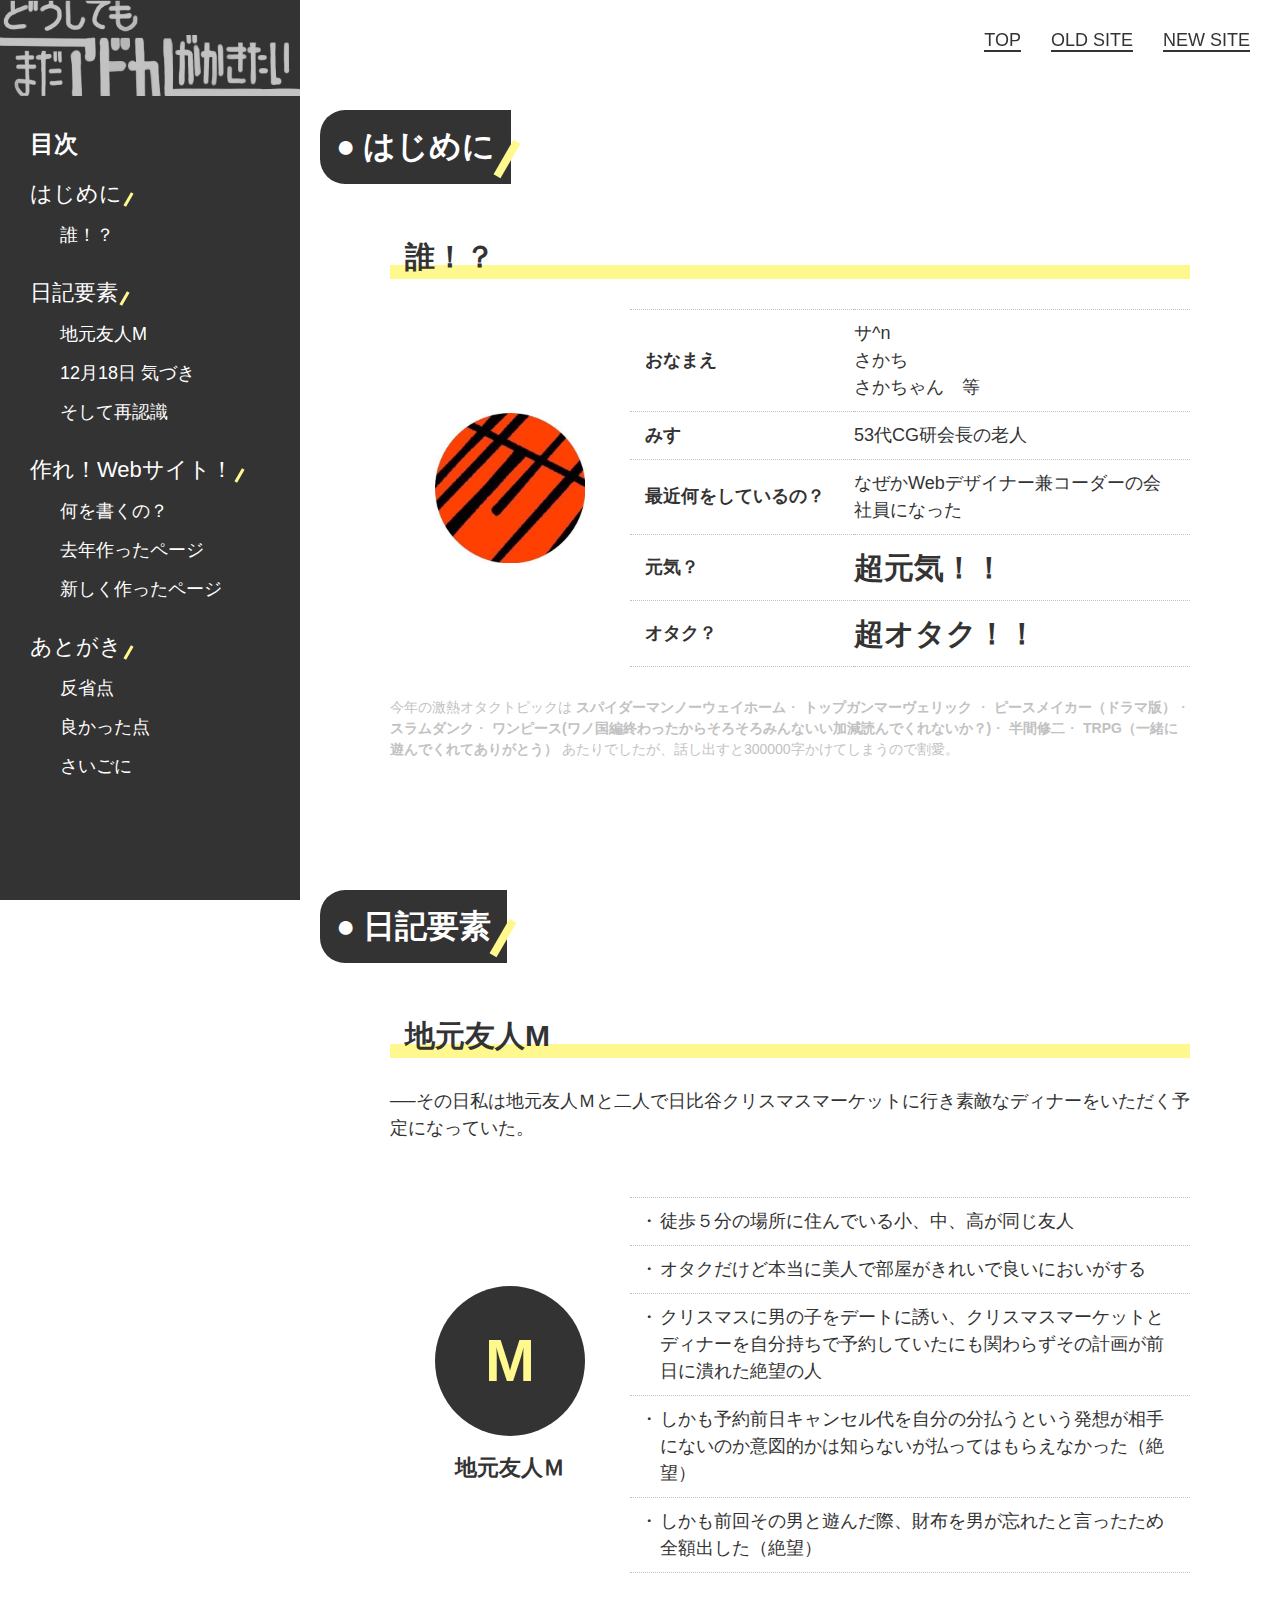
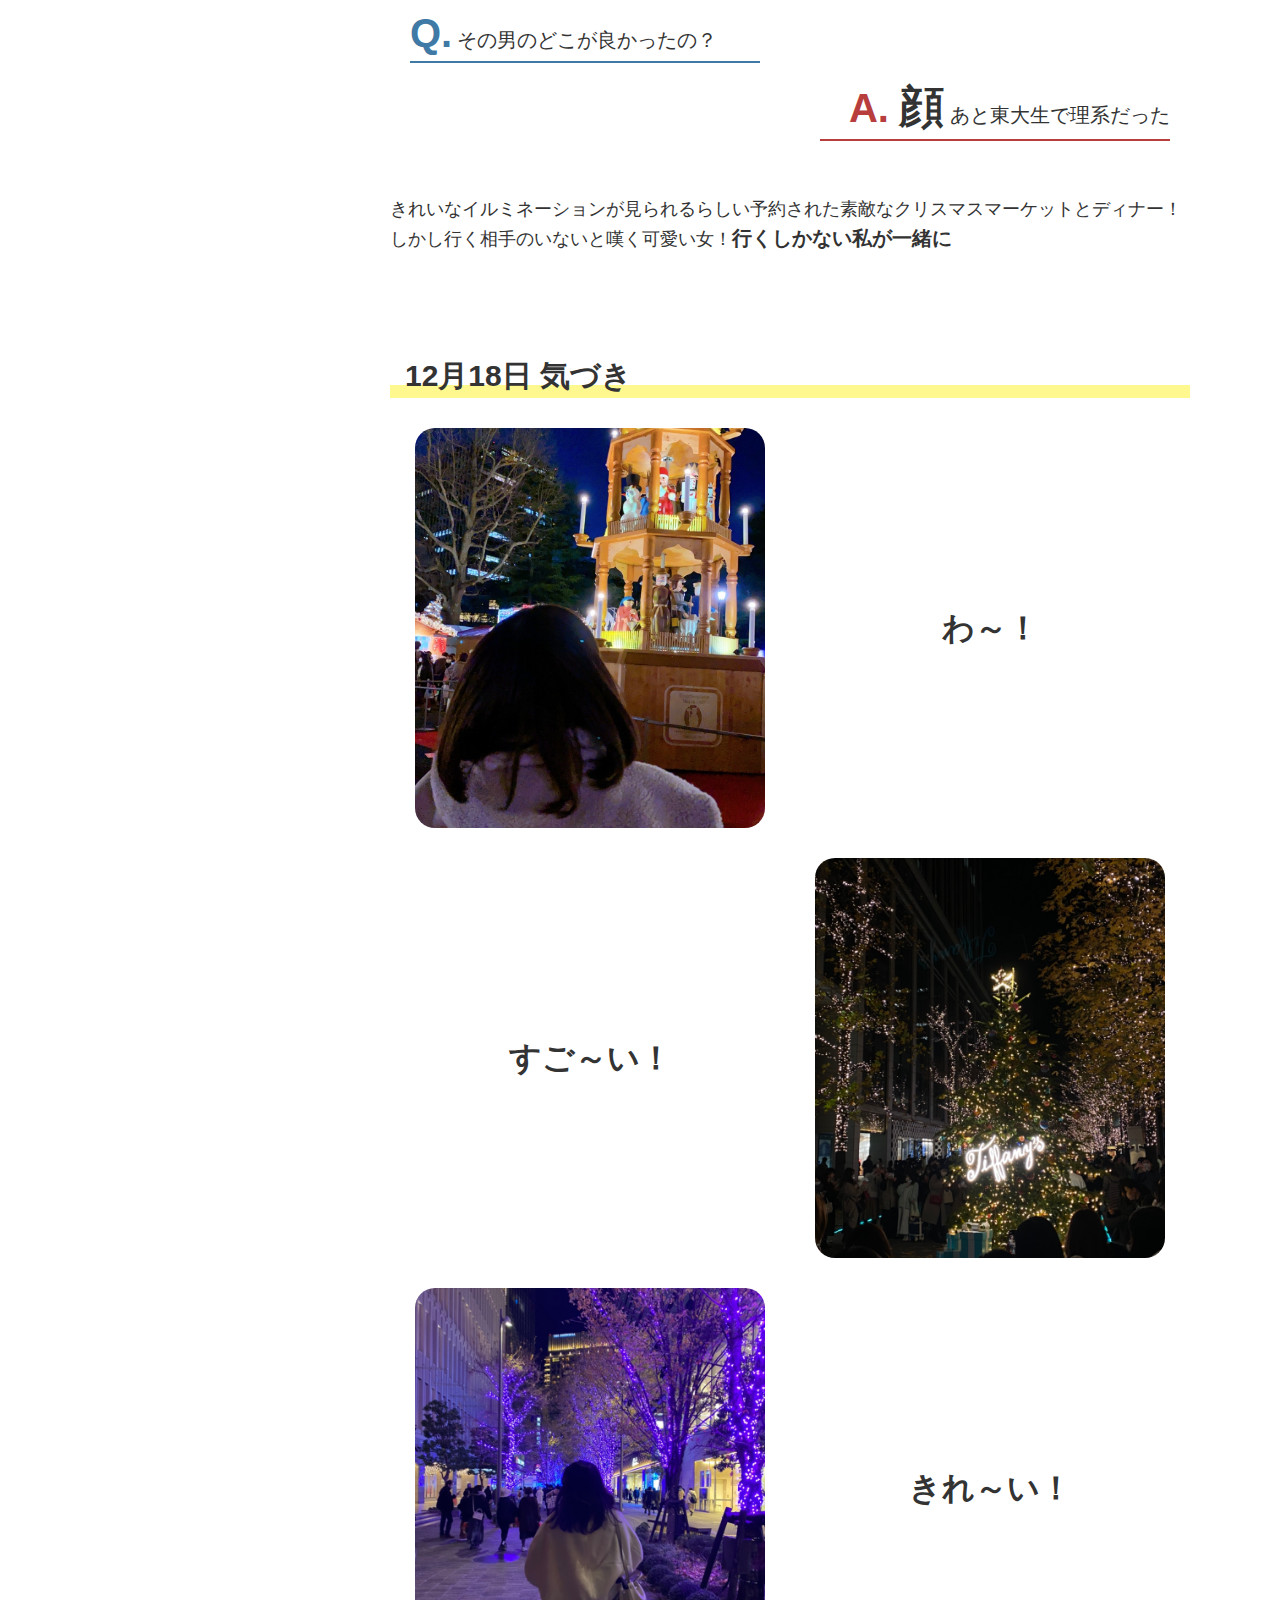
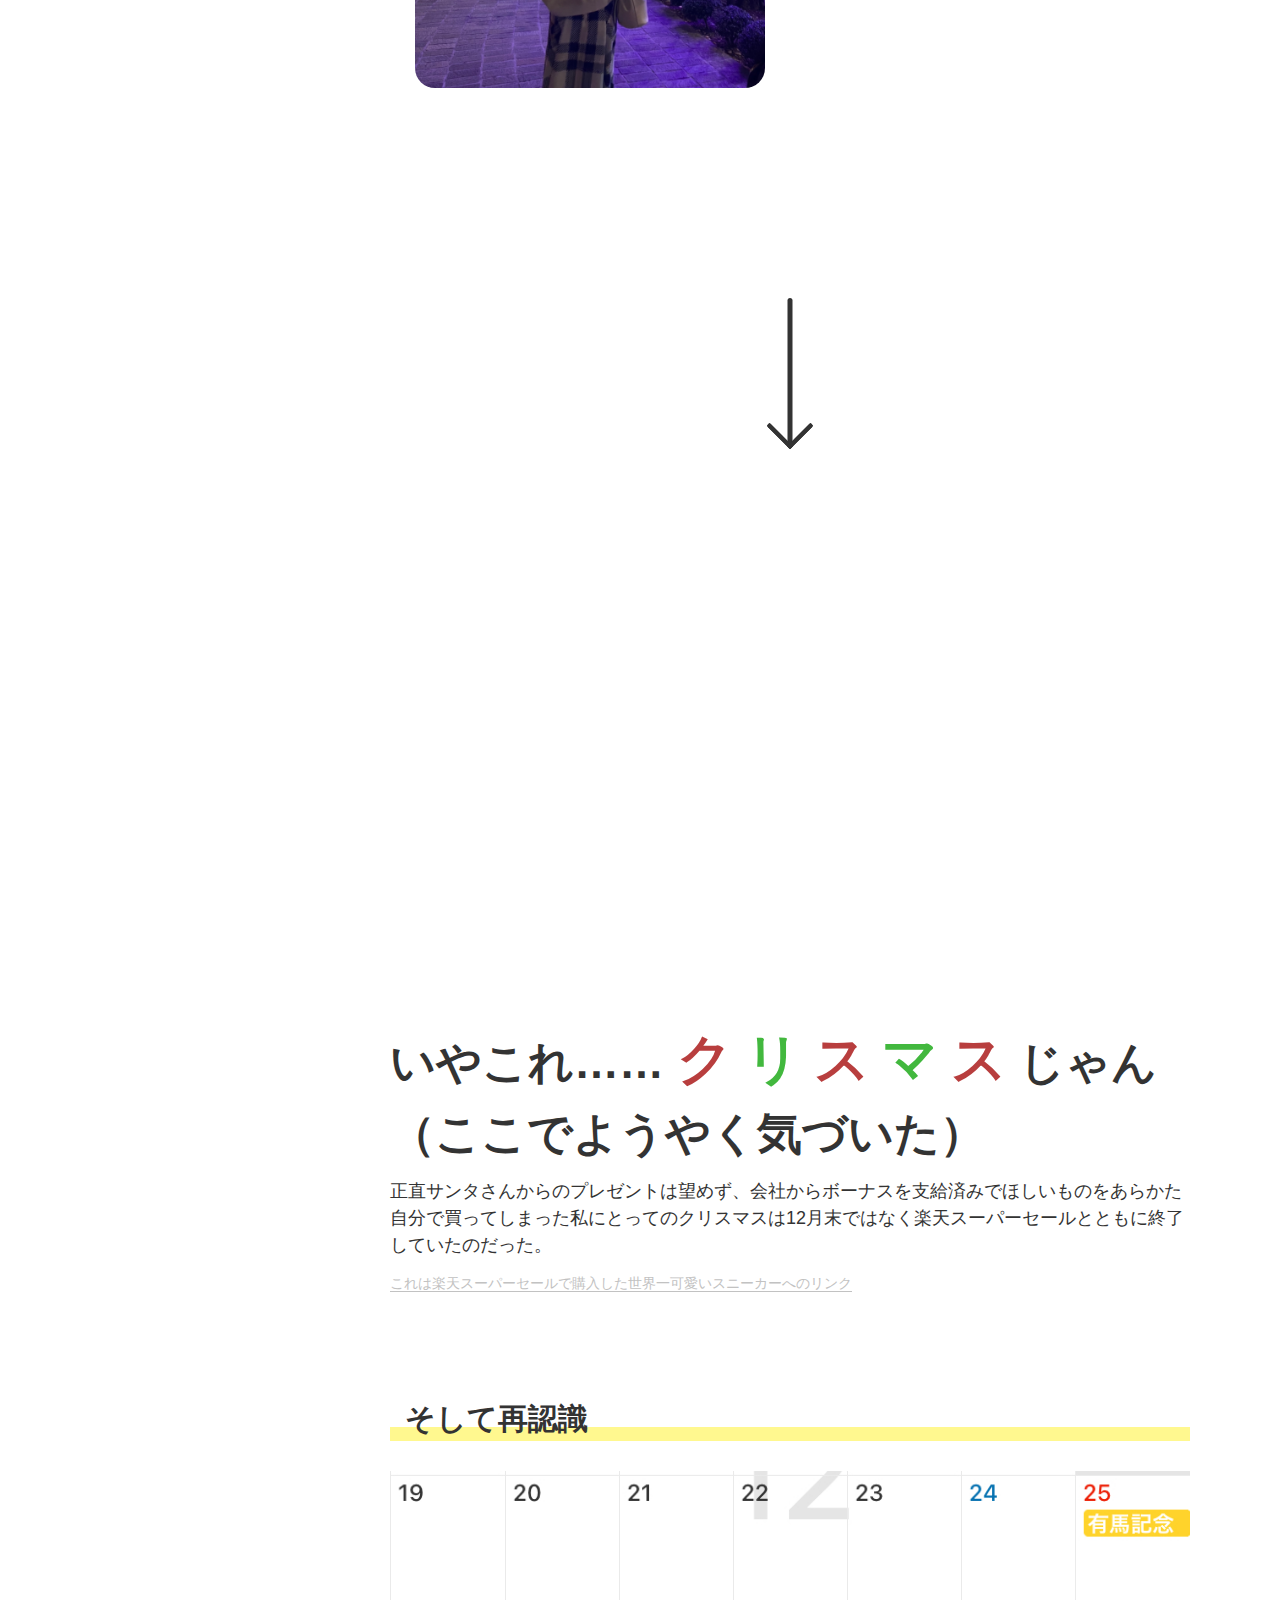
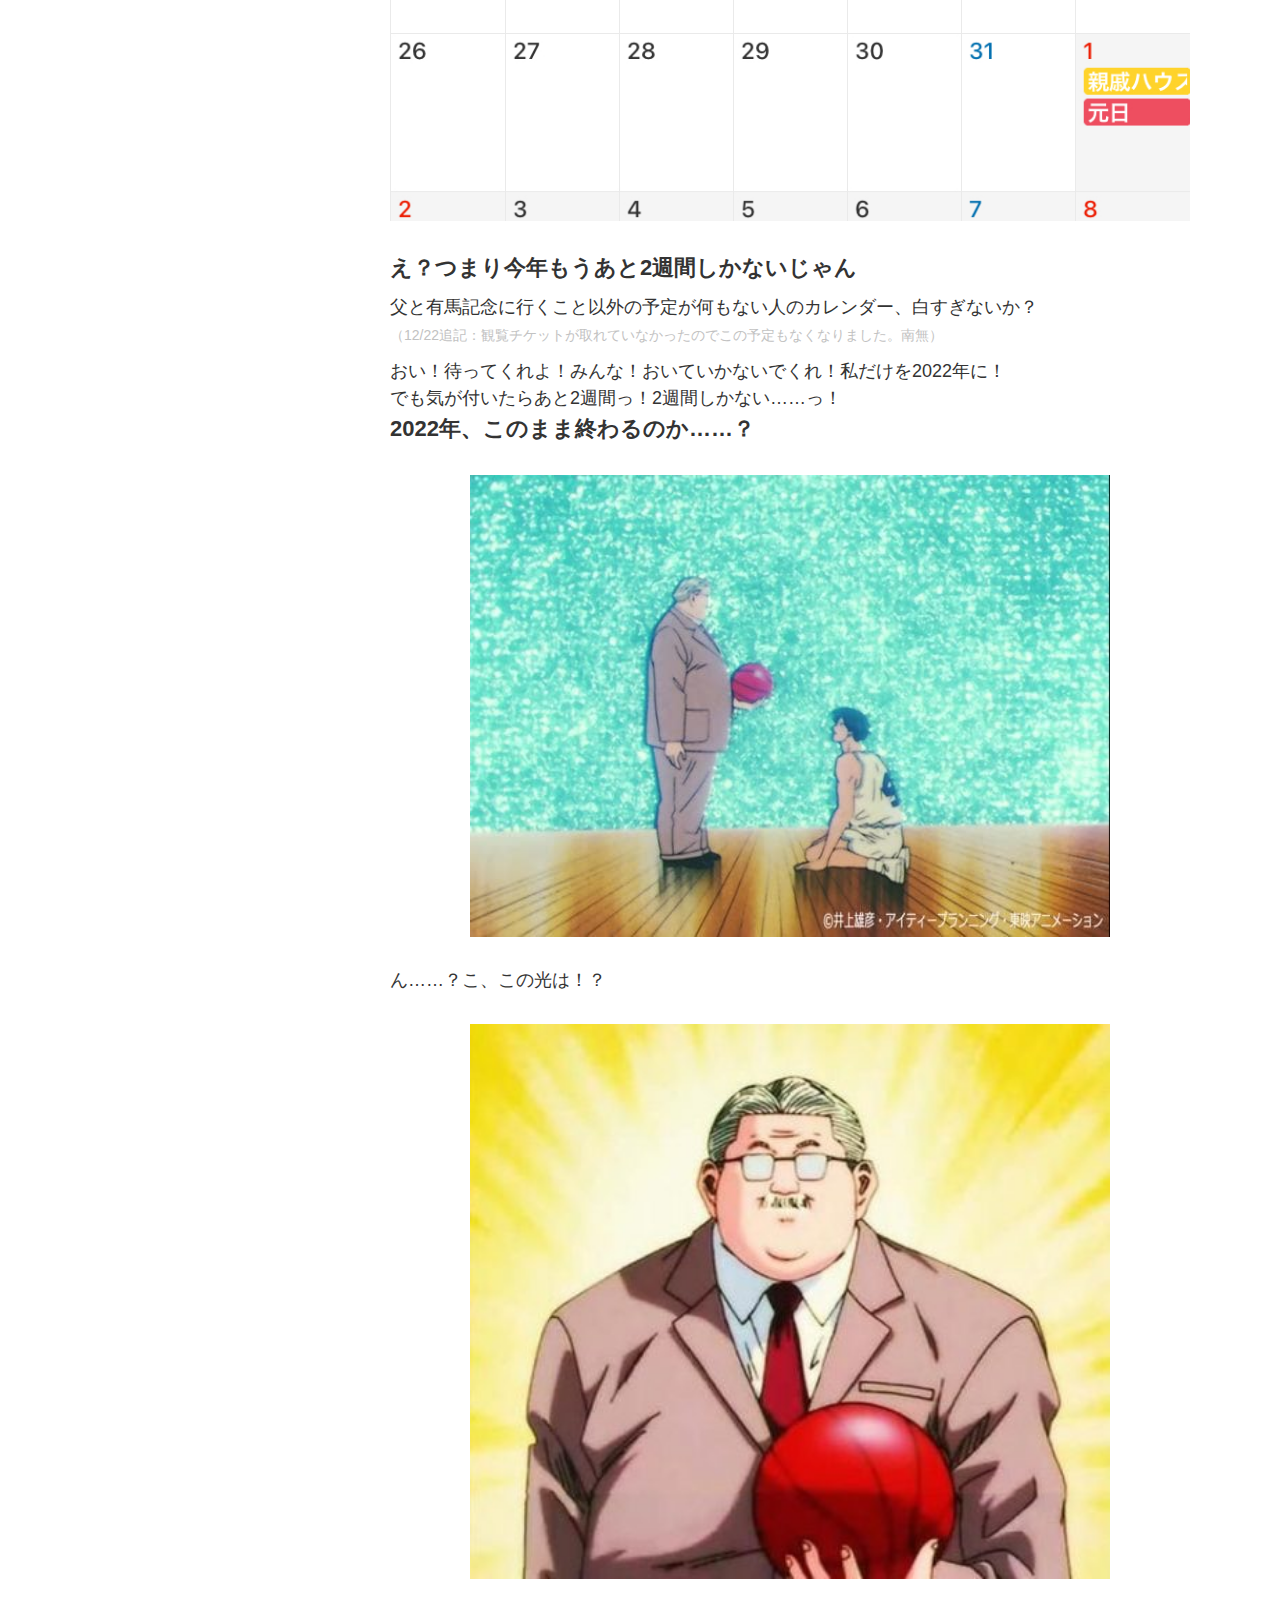
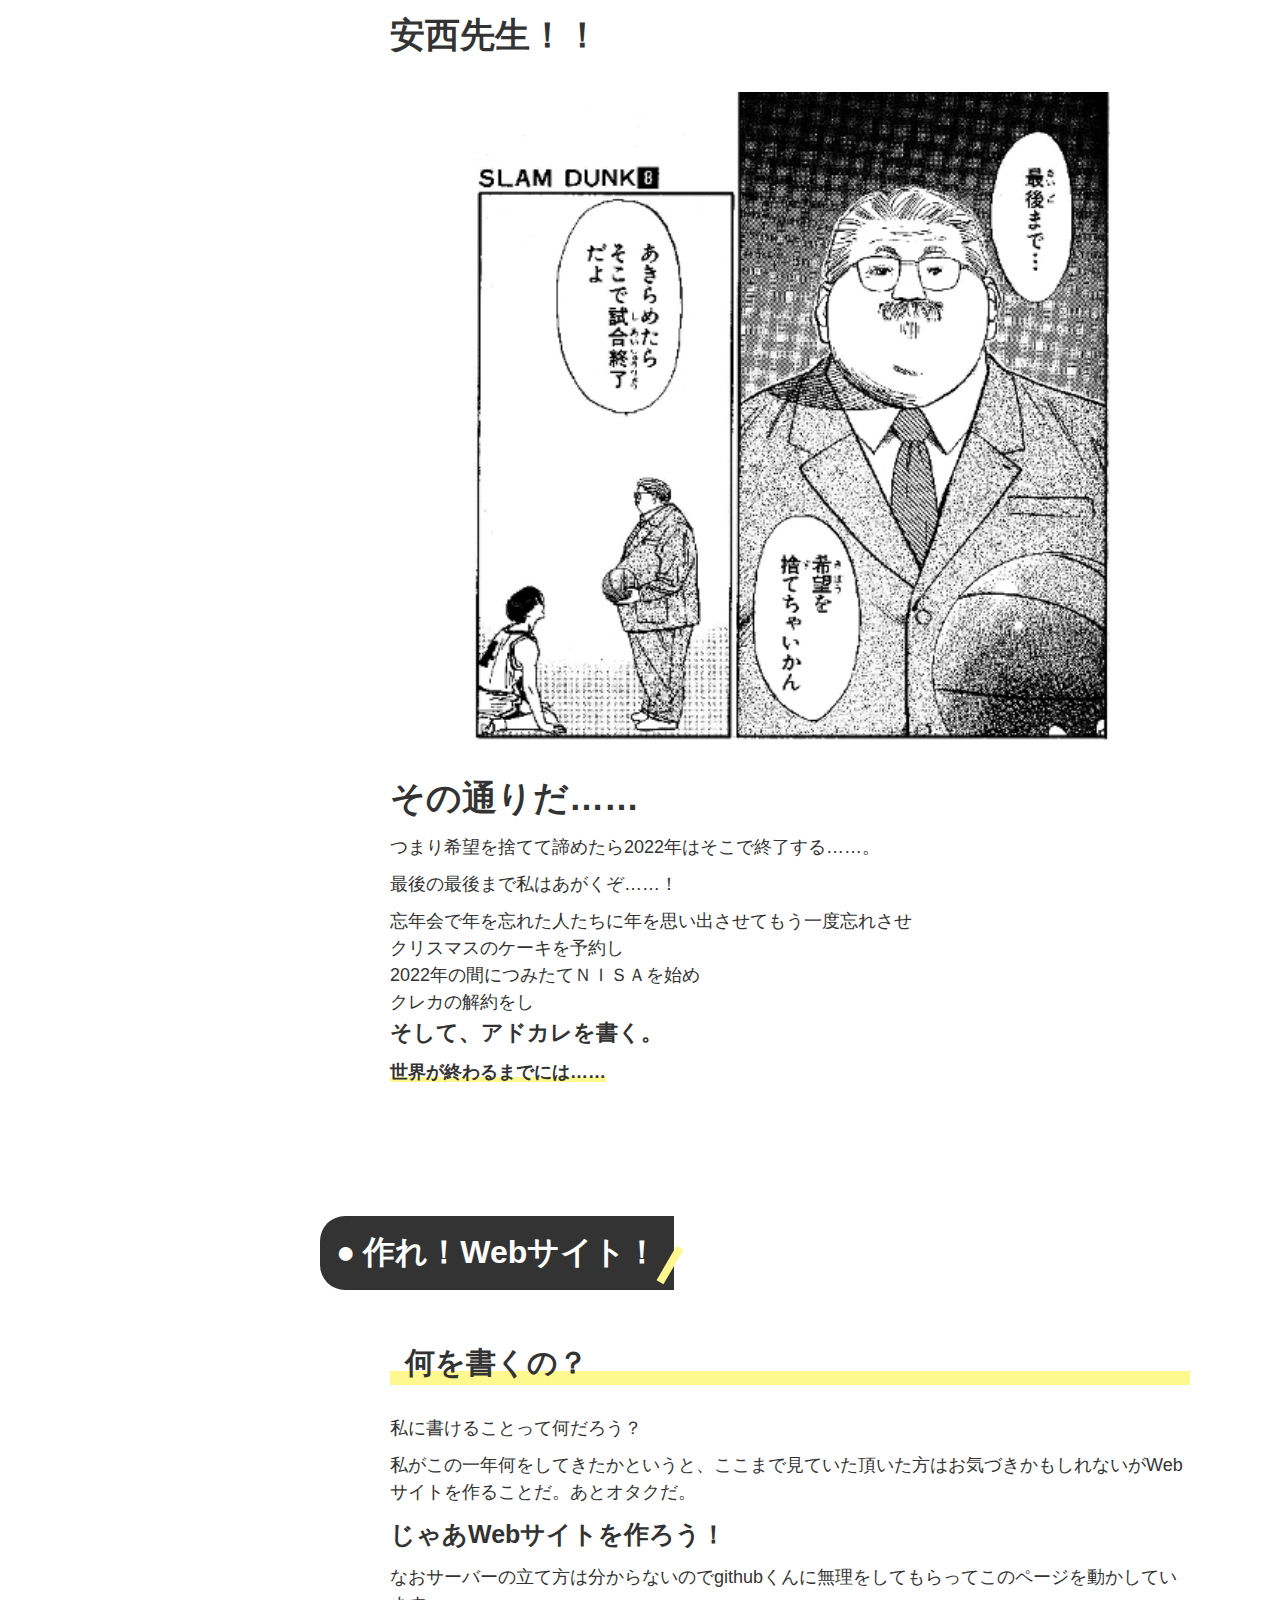
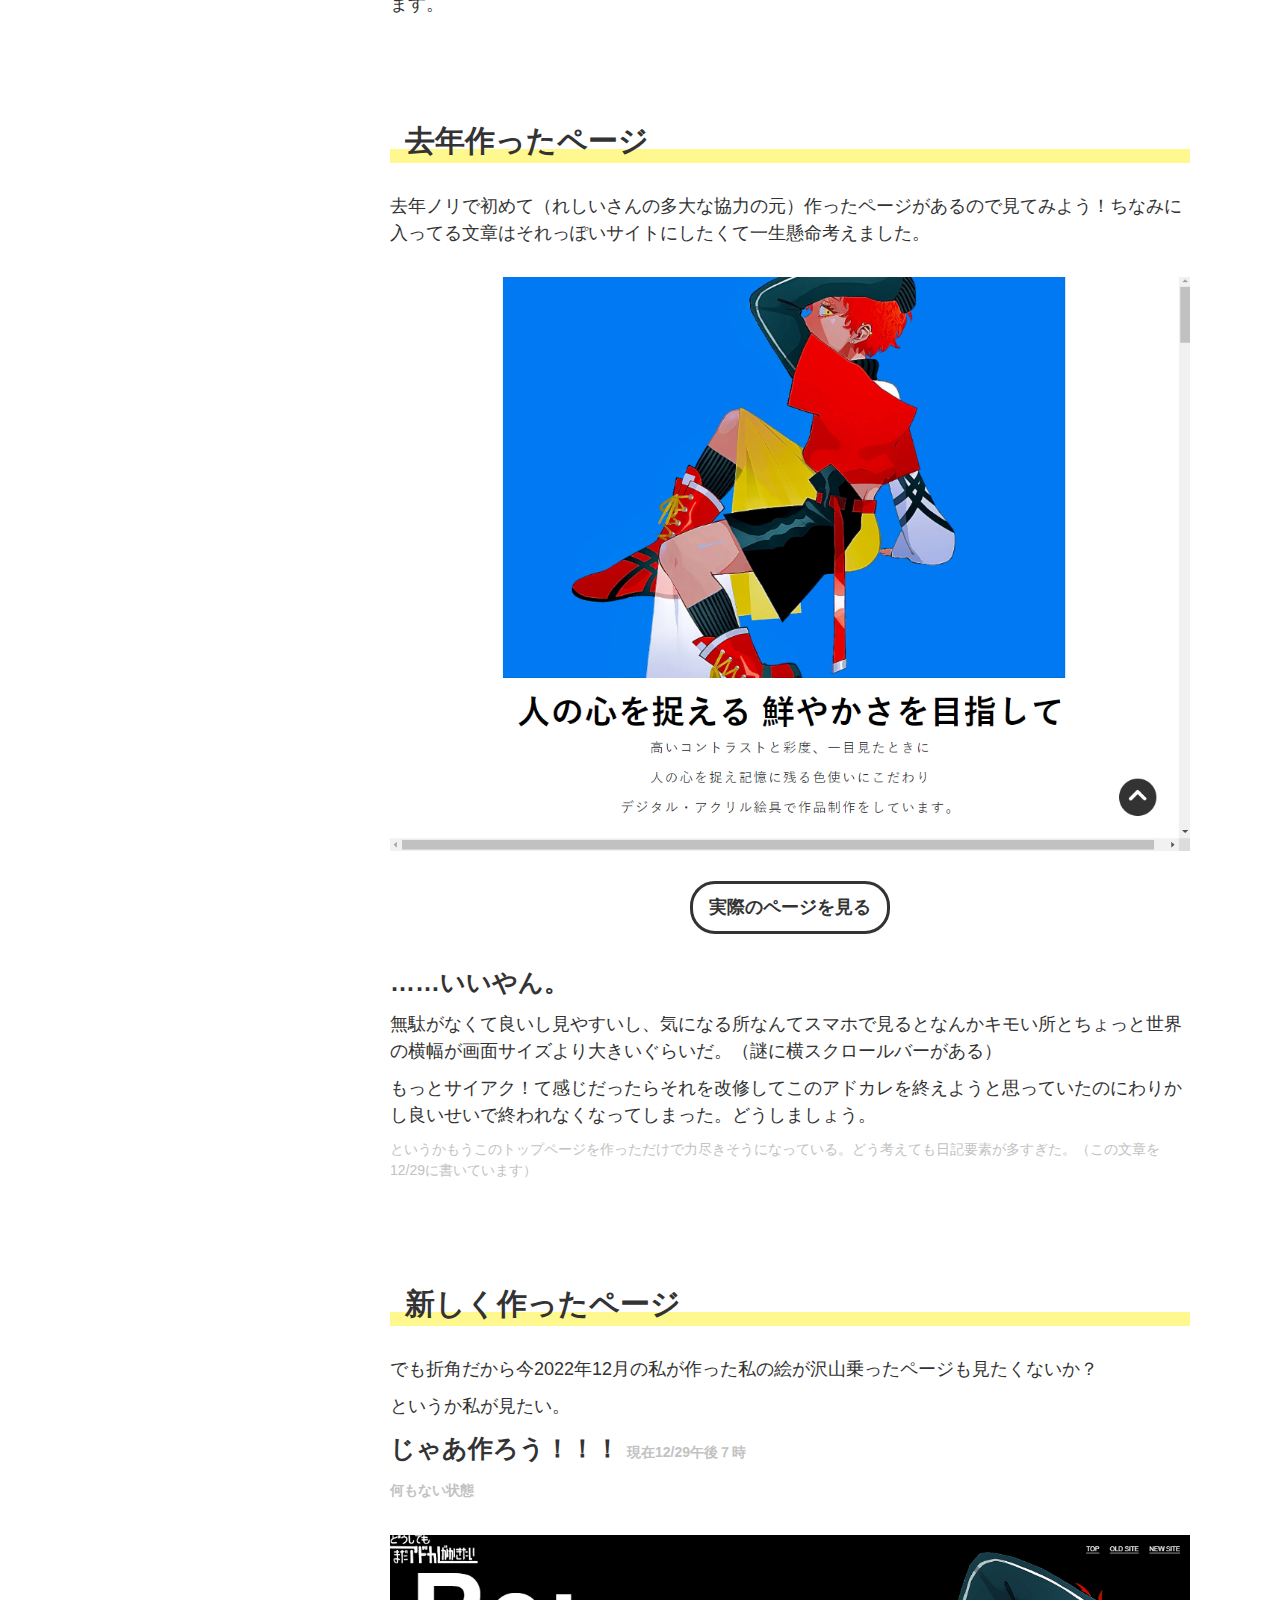
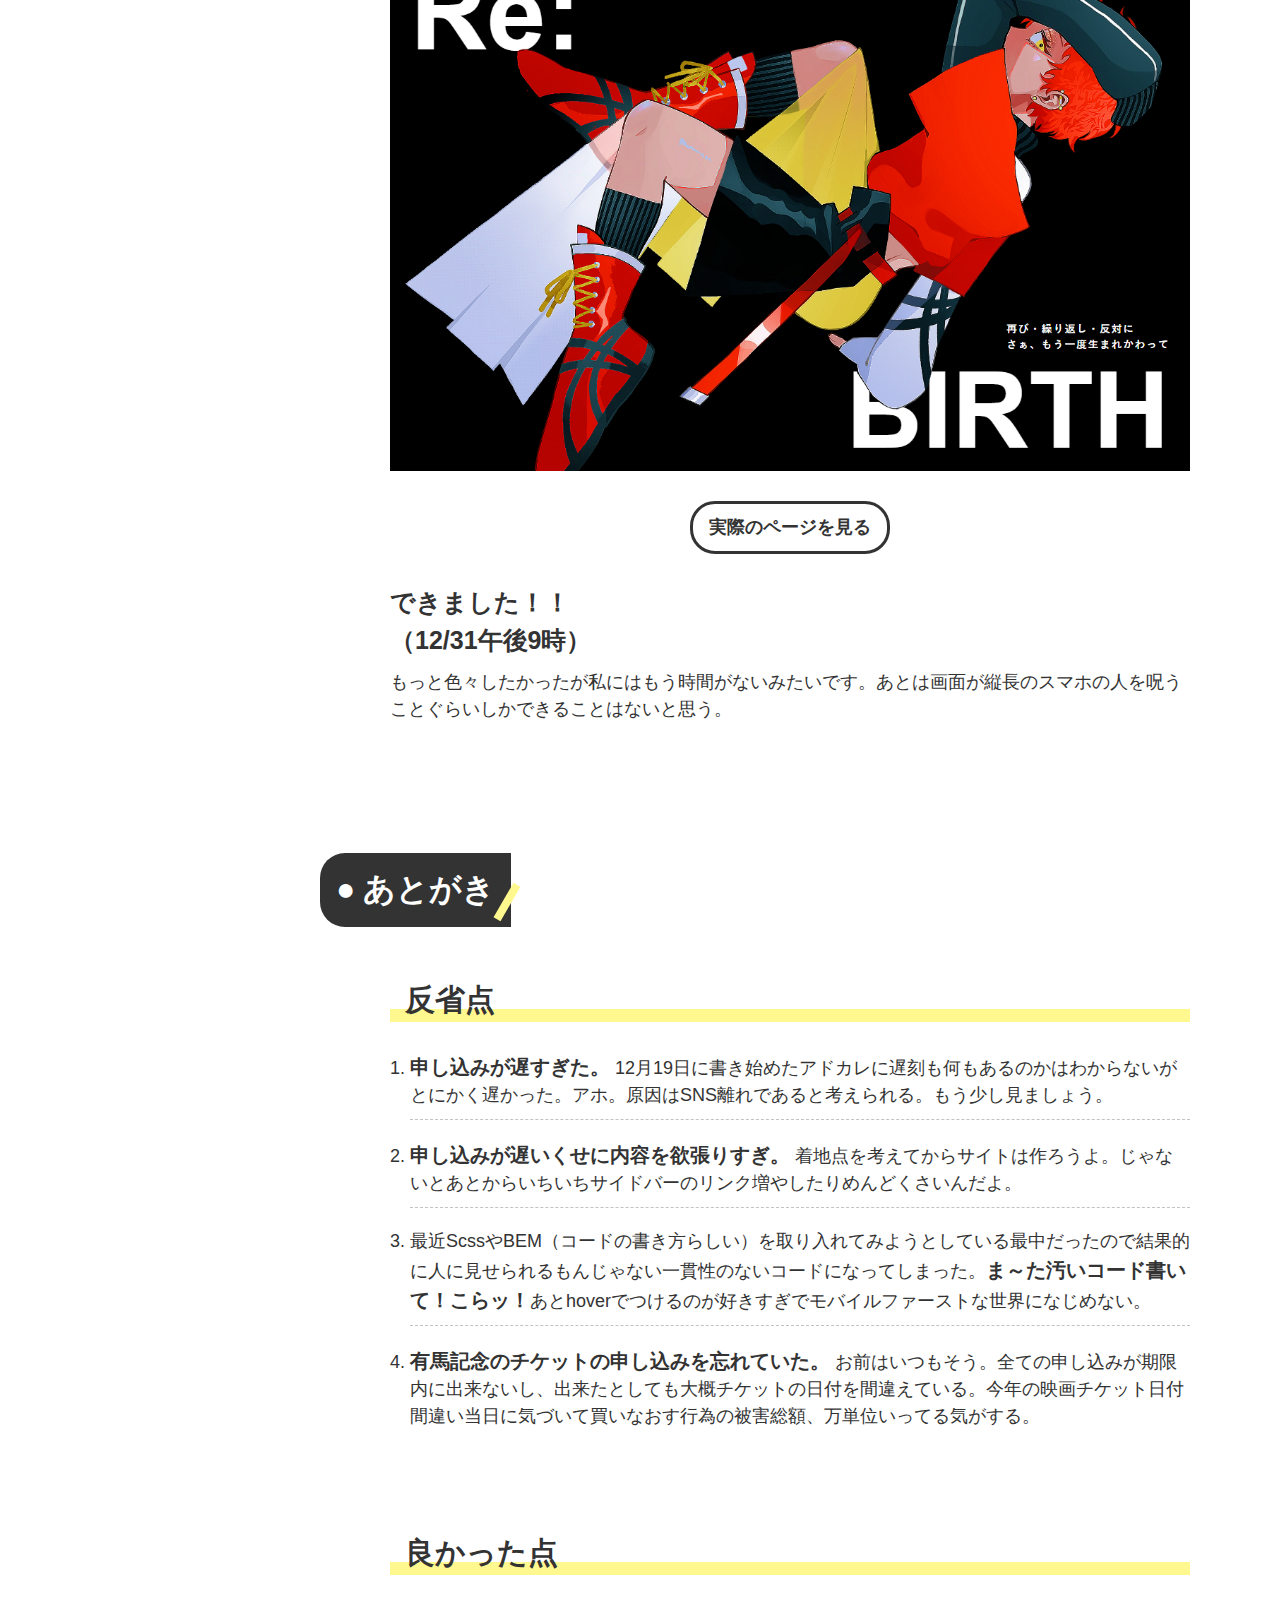
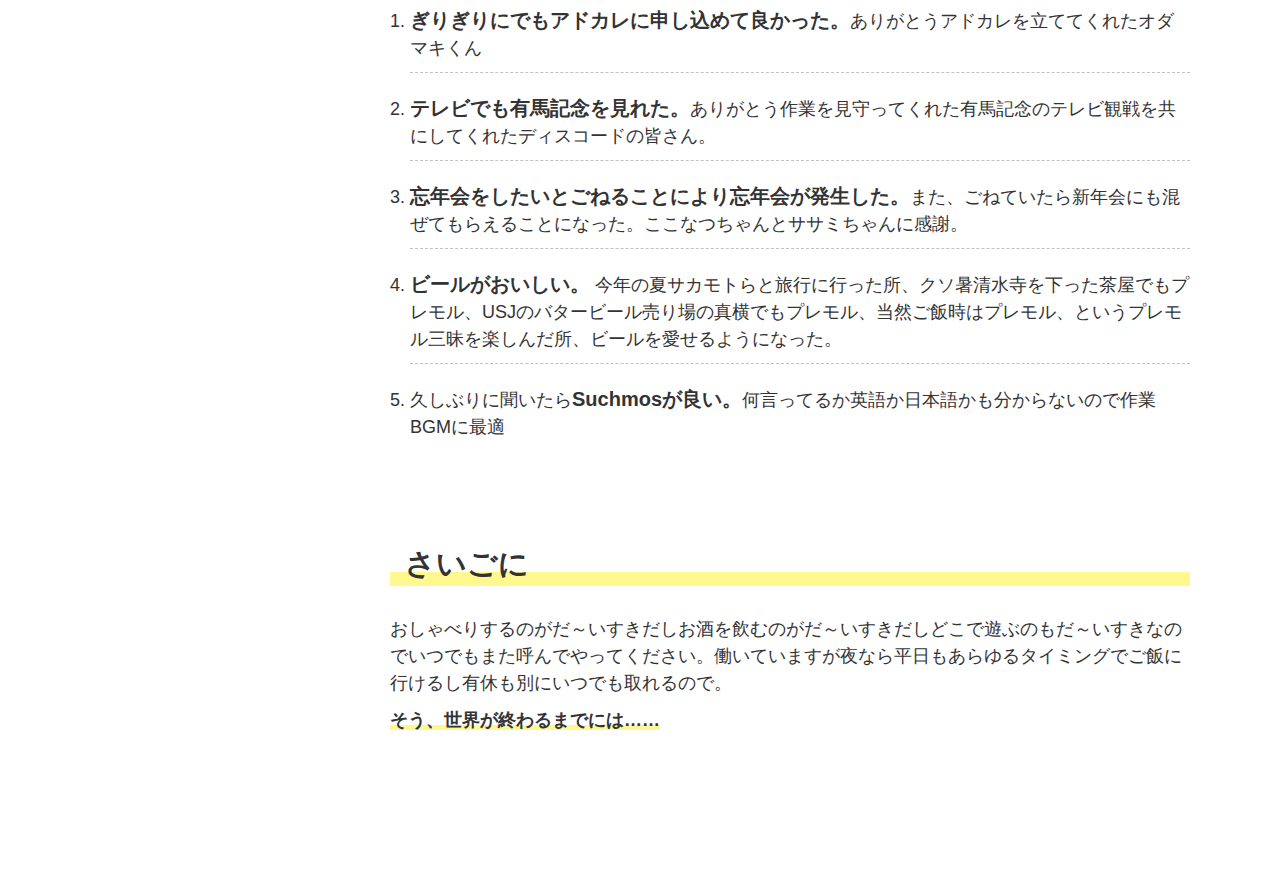
<file: index.html>
<!DOCTYPE html>
<html lang="ja">

<head>
    <meta charset="utf-8">
    <title>どうしてもまだアドカレがかきたい</title>
    <meta property="og:title" content="どうしてもまだアドカレがかきたい">
    <meta property="og:site_name" content="どうしてもまだアドカレがかきたい">
    <meta property="og:type" content="website">
    <meta property="og:url" content="https://misyamachan.github.io/8888/">
    <meta property="og:locale" content="ja_JP">
    <meta property="og:image" content="https://misyamachan.github.io/8888/image/new.png">
    <meta property="og:description" content="さかちゃんがよなべして作ったWebサイト">

    <meta name="twitter:card" content="https://misyamachan.github.io/8888/image/new.png">


    <meta name="viewport" content="width=device-width,initial-scale=1">
    <script src="https://code.jquery.com/jquery-3.4.1.min.js" type="text/javascript"></script>

    <link rel="stylesheet" href="stylesheet.css">
</head>

<body id="index">
    <a href="#" id="page-top"></a>
    <header class="Header">
        <div class="PC-header">
            <a href="index.html" class="Logo">
                <img src="image/logo.png" alt="" class="Logo__img">
            </a>
            <ul class="Index__list">
                <li class="Index__item Index__title">目次</li>
                <li class="Index__item">
                    <a href="#First" class="Index__title1">はじめに</a>
                </li>
                <li class="Index__item">
                    <a href="#Dare" class="Index__title2">誰！？</a>
                </li>
                <li class="Index__item">
                    <a href="#Second" class="Index__title1">日記要素</a>
                </li>
                <li class="Index__item">
                    <a href="#Tomo" class="Index__title2">地元友人M</a>
                </li>
                <li class="Index__item">
                    <a href="#Realize" class="Index__title2">12月18日 気づき</a>
                </li>
                <li class="Index__item">
                    <a href="#Restart" class="Index__title2">そして再認識</a>
                </li>
                <li class="Index__item">
                    <a href="#Third" class="Index__title1">作れ！Webサイト！</a>
                </li>
                <li class="Index__item">
                    <a href="#Nani" class="Index__title2">何を書くの？</a>
                </li>
                <li class="Index__item">
                    <a href="#Old" class="Index__title2">去年作ったページ</a>
                </li>
                <li class="Index__item">
                    <a href="#New" class="Index__title2">新しく作ったページ</a>
                </li>
                <li class="Index__item">
                    <a href="#Fourth" class="Index__title1">あとがき</a>
                </li>
                <li class="Index__item">
                    <a href="#Bad" class="Index__title2">反省点</a>
                </li>
                <li class="Index__item">
                    <a href="#Good" class="Index__title2">良かった点</a>
                </li>
                <li class="Index__item">
                    <a href="#Last" class="Index__title2">さいごに</a>
                </li>
            </ul>
        </div>

        <div class="PC-header-top">
            <a href="index.html" class="Logo">
                <img src="image/logo-b.PNG" alt="" class="Logo__img">
            </a>
            <nav>
                <ul>
                    <li>
                        <a href="https://misyamachan.github.io/8888/">TOP</a>
                    </li>
                    <li>
                        <a href="https://misyamachan.github.io/8888/old.html">OLD SITE</a>
                    </li>
                    <li>
                        <a href="https://misyamachan.github.io/8888/new.html">NEW SITE</a>
                    </li>
                </ul>
            </nav>
        </div>

        <div class="SP-header">
            <a href="index.html" class="Logo">
                <img src="image/logo.png" alt="" class="Logo__img">
            </a>
            <div class="drawer">
                <input type="checkbox" id="drawer-check" class="drawer-hidden">
                <label for="drawer-check" class="drawer-open">
                    <span></span></label>
                <nav id="g-nav">
                    <ul>
                        <li>
                            <a href="https://misyamachan.github.io/8888/">TOP</a>
                        </li>
                        <li>
                            <a href="https://misyamachan.github.io/8888/old.html">OLD SITE</a>
                        </li>
                        <li>
                            <a href="https://misyamachan.github.io/8888/new.html">NEW SITE</a>
                        </li>
                    </ul>
                </nav>
            </div>
        </div>

    </header>

    <div class="Containar">
        <main class="Main">
            <section class="First" id="First">
                <div class="Section-title">
                    <h2 class="Section-title__text">はじめに</h2>
                </div>

                <div class="Dare" id="Dare">
                    <h3 class="Subtitle">誰！？</h3>
                    <div class="Dare__inner">
                        <div class="Dare__left">
                            <img src="image/twitter-icon.JPG" alt="" class="Dare__img">
                        </div>
                        <div class="Dare__right">
                            <dl class="Dare__list">
                                <dt class="Dare__desc-t">おなまえ</dt>
                                <dd class="Dare__desc-d">
                                    サ^n<br>
                                    さかち<br>
                                    さかちゃん　等</dd>
                                <dt class="Dare__desc-t">みす</dt>
                                <dd class="Dare__desc-d">53代CG研会長の老人</dd>
                                <dt class="Dare__desc-t">最近何をしているの？</dt>
                                <dd class="Dare__desc-d">なぜかWebデザイナー兼コーダーの会社員になった</dd>
                                <dt class="Dare__desc-t">元気？</dt>
                                <dd class="Dare__desc-d"><span class="Dare__desc-d--sp">超元気！！</span></dd>
                                <dt class="Dare__desc-t">オタク？</dt>
                                <dd class="Dare__desc-d"><span class="Dare__desc-d--sp Dare__desc-d--niji">超オタク！！</span>
                                </dd>
                            </dl>
                        </div>
                    </div>
                    <p class="Dare__movie">
                        今年の激熱オタクトピックは
                        <span class="Dare__movie--sp">スパイダーマンノーウェイホーム</span>・
                        <span class="Dare__movie--sp">トップガンマーヴェリック</span>
                        ・
                        <span class="Dare__movie--sp">ピースメイカー（ドラマ版）</span>・
                        <span class="Dare__movie--sp">スラムダンク</span>・
                        <span class="Dare__movie--sp">ワンピース(ワノ国編終わったからそろそろみんないい加減読んでくれないか？)</span>・
                        <span class="Dare__movie--sp">半間修二</span>・
                        <span class="Dare__movie--sp">TRPG（一緒に遊んでくれてありがとう）</span>
                        あたりでしたが、話し出すと300000字かけてしまうので割愛。
                    </p>
                </div>
            </section>

            <section class="Second" id="Second">
                <div class="Section-title">
                    <h2 class="Section-title__text">日記要素</h2>
                </div>

                <div class="Tomo" id="Tomo">
                    <h3 class="Subtitle">地元友人M</h3>
                    <p class="Second__text-block-1">──その日私は地元友人Ｍと二人で日比谷クリスマスマーケットに行き素敵なディナーをいただく予定になっていた。</p>


                    <div class="Tomo__inner">
                        <div class="Tomo__left">
                            <div class="Tomo__left-inner">
                                <div class="Tomo__circle">
                                    <p class="Tomo__m">M</p>
                                </div>
                                <p class="Tomo__name">地元友人Ｍ</p>
                            </div>
                        </div>
                        <div class="Tomo__right">
                            <ul class="Tomo__list">
                                <li class="Tomo__item">
                                    <p class="Tomo__text">徒歩５分の場所に住んでいる小、中、高が同じ友人</p>
                                </li>
                                <li class="Tomo__item">
                                    <p class="Tomo__text">オタクだけど本当に美人で部屋がきれいで良いにおいがする</p>
                                </li>
                                <li class="Tomo__item">
                                    <p class="Tomo__text">
                                        クリスマスに男の子をデートに誘い、クリスマスマーケットとディナーを自分持ちで予約していたにも関わらずその計画が前日に潰れた絶望の人</p>
                                </li>
                                <li class="Tomo__item">
                                    <p class="Tomo__text">
                                        しかも予約前日キャンセル代を自分の分払うという発想が相手にないのか意図的かは知らないが払ってはもらえなかった（絶望）</p>
                                </li>
                                <li class="Tomo__item">
                                    <p class="Tomo__text">しかも前回その男と遊んだ際、財布を男が忘れたと言ったため全額出した（絶望）</p>
                                </li>
                            </ul>
                        </div>
                    </div>

                    <div class="Tomo__qa">
                        <div class="Tomo__q">その男のどこが良かったの？</div>
                        <div class="Tomo__a">
                            <span class="Tomo__a--kao">顔</span>
                            あと東大生で理系だった
                        </div>
                    </div>


                    <p class="Second__text-block-2">
                        きれいなイルミネーションが見られるらしい予約された素敵なクリスマスマーケットとディナー！しかし行く相手のいないと嘆く可愛い女！<span
                            class="Second__text-block-2--sp">行くしかない私が一緒に</span></p>
                </div>

                <div class="Realize" id="Realize">
                    <h3 class="Subtitle">12月18日 気づき</h3>
                    <div class="Realize__inner">
                        <div class="Realize__photo">
                            <img src="image/アドカレ-0-1.JPG" alt="" class="Realize__photo-item">
                        </div>
                        <div class="Realize__photo-comment">
                            <p class="Realize__comment-text">わ～！</p>
                        </div>
                    </div>

                    <div class="Realize__inner Realize__inner--reverse">
                        <div class="Realize__photo-comment">
                            <p class="Realize__comment-text">すご～い！</p>
                        </div>
                        <div class="Realize__photo">
                            <img src="image/アドカレ-0-2.PNG" alt="" class="Realize__photo-item">
                        </div>
                    </div>

                    <div class="Realize__inner">
                        <div class="Realize__photo">
                            <img src="image/アドカレ-0-3.PNG" alt="" class="Realize__photo-item">
                        </div>
                        <div class="Realize__photo-comment">
                            <p class="Realize__commenttext">きれ～い！</p>
                        </div>
                    </div>

                    <div class="Under">
                        <span class="Under__line"></span>
                        <span class="Under__corner"></span>
                    </div>

                    <p class="Realize__text Realize__text--big" id="xmas">いやこれ……
                        <span class="Realize__kaigyo">
                            <span class="Realize__text--red">ク</span>
                            <span class="Realize__text--green">リ</span>
                            <span class="Realize__text--red">ス</span>
                            <span class="Realize__text--green">マ</span>
                            <span class="Realize__text--red">ス</span>
                        </span>
                        じゃん（ここでようやく気づいた）
                    </p>
                    <p class="Realize__text">
                        正直サンタさんからのプレゼントは望めず、会社からボーナスを支給済みでほしいものをあらかた自分で買ってしまった私にとってのクリスマスは12月末ではなく楽天スーパーセールとともに終了していたのだった。
                    </p>
                    <a href="https://item.rakuten.co.jp/puma/392711_01/"
                        class="Realize__text Realize__text--small">これは楽天スーパーセールで購入した世界一可愛いスニーカーへのリンク</a>
                </div>

                <div class="Restart" id="Restart">
                    <h3 class="Subtitle">そして再認識</h3>
                    <img class="Restart__img" src="image/アドカレ-0-4.PNG" alt="">
                    <p class="Restart__text Restart__text--big">え？つまり今年もうあと2週間しかないじゃん</p>
                    <p class="Restart__text">
                        父と有馬記念に行くこと以外の予定が何もない人のカレンダー、白すぎないか？<br>
                        <span class="Restart__text--sp">（12/22追記：観覧チケットが取れていなかったのでこの予定もなくなりました。南無）</span>
                    <p class="Restart__text">
                        おい！待ってくれよ！みんな！おいていかないでくれ！私だけを2022年に！<br>
                        でも気が付いたらあと2週間っ！2週間しかない……っ！<br>
                        <span class="Restart__text--big">2022年、このまま終わるのか……？</span>
                    </p>
                    </p>
                    <img class="Restart__img Restart__img--anzai" src="image\安西先生1.jpg" alt="">
                    <p class="Restart__text">ん……？こ、この光は！？</p>
                    <img class="Restart__img Restart__img--anzai" src="image\安西先生2.jpg" alt="">
                    <p class="Restart__text Restart__text--big Restart__text--anzai">安西先生！！</p>
                    <img class="Restart__img Restart__img--anzai" src="image\安西先生3.jpg" alt="">
                    <p class="Restart__text Restart__text--big Restart__text--anzai">その通りだ……</p>
                    <p class="Restart__text">
                        つまり希望を捨てて諦めたら2022年はそこで終了する……。
                    </p>
                    <p class="Restart__text">
                        最後の最後まで私はあがくぞ……！<br>
                    </p>
                    <p class="Restart__text">
                        忘年会で年を忘れた人たちに年を思い出させてもう一度忘れさせ<br>
                        クリスマスのケーキを予約し<br>
                        2022年の間につみたてＮＩＳＡを始め<br>
                        クレカの解約をし<br>
                        <span class="Restart__text--big">そして、アドカレを書く。</span><br>
                    </p>
                    <a class="Restart__link"
                        href="https://music.apple.com/jp/album/%E4%B8%96%E7%95%8C%E3%81%8C%E7%B5%82%E3%82%8B%E3%81%BE%E3%81%A7%E3%81%AF-wands-%E7%AC%AC5%E6%9C%9F-ver/1637024380?i=1637024382">世界が終わるまでには……</a>

                </div>
            </section>

            <section class="Third" id="Third">
                <div class="Section-title">
                    <h2 class="Section-title__text">作れ！Webサイト！</h2>
                </div>

                <div class="Nani" id="Nani">
                    <h3 class="Subtitle">何を書くの？</h3>
                    <p class="Nani__text">私に書けることって何だろう？</p>
                    <p class="Nani__text">
                        私がこの一年何をしてきたかというと、ここまで見ていた頂いた方はお気づきかもしれないがWebサイトを作ることだ。あとオタクだ。
                    </p>
                    <p class="Nani__text Nani__text--big">じゃあWebサイトを作ろう！</p>
                    <p class="Nani__text">
                        なおサーバーの立て方は分からないのでgithubくんに無理をしてもらってこのページを動かしています。
                    </p>
                </div>

                <div class="Old" id="Old">
                    <h3 class="Subtitle">去年作ったページ</h3>
                    <p class="Old__text">去年ノリで初めて（れしいさんの多大な協力の元）作ったページがあるので見てみよう！ちなみに入ってる文章はそれっぽいサイトにしたくて一生懸命考えました。
                    </p>
                    <div class="Old__site">
                        <img src="image/old.png" alt="" class="Old__site-img">
                    </div>
                    <div class="Btn-more">
                        <a href="https://misyamachan.github.io/8888/old.html" class="Btn-more__link">実際のページを見る</a>
                    </div>
                    <p class="Old__text Old__text--big">……いいやん。</p>
                    <div class="Old__text">
                        無駄がなくて良いし見やすいし、気になる所なんてスマホで見るとなんかキモい所とちょっと世界の横幅が画面サイズより大きいぐらいだ。（謎に横スクロールバーがある）</div>
                    <div class="Old__text">もっとサイアク！て感じだったらそれを改修してこのアドカレを終えようと思っていたのにわりかし良いせいで終われなくなってしまった。どうしましょう。</div>
                    <div class="Old__text Old__text--sp">
                        というかもうこのトップページを作っただけで力尽きそうになっている。どう考えても日記要素が多すぎた。（この文章を12/29に書いています）
                    </div>
                </div>

                <div class="New" id="New">
                    <h3 class="Subtitle">新しく作ったページ</h3>
                    <p class="New__text">でも折角だから今2022年12月の私が作った私の絵が沢山乗ったページも見たくないか？</p>
                    <div class="New__text">というか私が見たい。</div>
                    <div class="New__text New__text--big">じゃあ作ろう！！！ <span
                            class="Old__text--sp">現在12/29午後７時<br>何もない状態</span>
                    </div>
                    <div class="New__site">
                        <img src="image/new.png" alt="" class="New__site-img">
                    </div>
                    <div class="Btn-more">
                        <a href="https://misyamachan.github.io/8888/new.html" class="Btn-more__link">実際のページを見る</a>
                    </div>
                    <p class="New__text New__text--big">できました！！<br>（12/31午後9時）</p>
                    <div class="Old__text">もっと色々したかったが私にはもう時間がないみたいです。あとは画面が縦長のスマホの人を呪うことぐらいしかできることはないと思う。</div>
                </div>

            </section>

            <section class="Fourth" id="Fourth">
                <div class="Section-title">
                    <h2 class="Section-title__text">あとがき</h2>
                </div>
                <div class="Bad" id="Bad">
                    <h3 class="Subtitle">反省点</h3>
                    <ol class="Bad__list">
                        <li class="Bad__item">
                            <span class="Bad__text-big">申し込みが遅すぎた。</span>
                            12月19日に書き始めたアドカレに遅刻も何もあるのかはわからないがとにかく遅かった。アホ。原因はSNS離れであると考えられる。もう少し見ましょう。
                        </li>
                        <li class="Bad__item">
                            <span class="Bad__text-big">申し込みが遅いくせに内容を欲張りすぎ。</span>
                            着地点を考えてからサイトは作ろうよ。じゃないとあとからいちいちサイドバーのリンク増やしたりめんどくさいんだよ。
                        </li>
                        <li class="Bad__item">
                            最近ScssやBEM（コードの書き方らしい）を取り入れてみようとしている最中だったので結果的に人に見せられるもんじゃない一貫性のないコードになってしまった。<span
                                class="Bad__text-big">ま～た汚いコード書いて！こらッ！</span>あとhoverでつけるのが好きすぎでモバイルファーストな世界になじめない。
                        </li>
                        <li class="Bad__item">
                            <span class="Bad__text-big">有馬記念のチケットの申し込みを忘れていた。</span>
                            お前はいつもそう。全ての申し込みが期限内に出来ないし、出来たとしても大概チケットの日付を間違えている。今年の映画チケット日付間違い当日に気づいて買いなおす行為の被害総額、万単位いってる気がする。
                        </li>
                    </ol>
                </div>
                <div class="Good" id="Good">
                    <h3 class="Subtitle">良かった点</h3>
                    <ol class="Good__list">
                        <li class="Good__item"><span
                                class="Good__text-big">ぎりぎりにでもアドカレに申し込めて良かった。</span>ありがとうアドカレを立ててくれたオダマキくん</li>
                        <li class="Good__item"><span
                                class="Good__text-big">テレビでも有馬記念を見れた。</span>ありがとう作業を見守ってくれた有馬記念のテレビ観戦を共にしてくれたディスコードの皆さん。
                        </li>
                        <li class="Good__item"><span
                                class="Good__text-big">忘年会をしたいとごねることにより忘年会が発生した。</span>また、ごねていたら新年会にも混ぜてもらえることになった。ここなつちゃんとササミちゃんに感謝。
                        </li>
                        <li class="Good__item"><span class="Good__text-big">ビールがおいしい。</span>
                            今年の夏サカモトらと旅行に行った所、クソ暑清水寺を下った茶屋でもプレモル、USJのバタービール売り場の真横でもプレモル、当然ご飯時はプレモル、というプレモル三昧を楽しんだ所、ビールを愛せるようになった。
                        </li>
                        <li class="Good__item">久しぶりに聞いたら<span
                                class="Good__text-big">Suchmosが良い。</span>何言ってるか英語か日本語かも分からないので作業BGMに最適</li>
                    </ol>
                </div>
                <div class="Last" id="Last">
                    <h3 class="Subtitle">さいごに</h3>
                    <p class="Last__text">
                        おしゃべりするのがだ～いすきだしお酒を飲むのがだ～いすきだしどこで遊ぶのもだ～いすきなのでいつでもまた呼んでやってください。働いていますが夜なら平日もあらゆるタイミングでご飯に行けるし有休も別にいつでも取れるので。
                    </p>
                    <a class="Last__link"
                        href="https://music.apple.com/jp/album/%E4%B8%96%E7%95%8C%E3%81%8C%E7%B5%82%E3%82%8B%E3%81%BE%E3%81%A7%E3%81%AF-wands-%E7%AC%AC5%E6%9C%9F-ver/1637024380?i=1637024382">そう、世界が終わるまでには……</a>
                </div>
            </section>

        </main>
        <footer class="footer"></footer>
    </div>

    <script src="main.js"></script>
</body>

</html>
</file>
<file: stylesheet.css>
@charset "UTF-8";
/*---------------------
Reset
---------------------*/
/*
  Josh's Custom CSS Resethttps://www.joshwcomeau.com/css/custom-css-reset/
*/
*,
*::before,
*::after {
  box-sizing: border-box;
}

* {
  margin: 0;
  padding: 0;
}

html,
body {
  height: 100%;
}

body {
  line-height: 1.5;
  -webkit-font-smoothing: antialiased;
}

img,
picture,
video,
canvas,
svg {
  display: block;
  max-width: 100%;
}

input,
button,
textarea,
select {
  font: inherit;
}

p,
h1,
h2,
h3,
h4,
h5,
h6 {
  overflow-wrap: break-word;
}

#root,
#__next {
  isolation: isolate;
}

/*---------------------
all
---------------------*/
a {
  text-decoration: none;
}

a:focus {
  outline: none;
}

a:active {
  color: inherit;
}

a:visited {
  color: inherit;
}

ul,
ol,
dl,
dt,
dd,
li {
  list-style: none;
}

/*---------------------
font-size
---------------------*/
/* base 18px */
html {
  font-size: 18px;
}

body {
  font-size: 1rem;
  font-weight: 500;
}

/*---------------------
font-family
---------------------*/
/* 欧フォント→和フォント指定で混植 */
body {
  font-family: "Avenir", "ヒラギノ角ゴシック", "Helvetica Neue", "Helvetica", "Arial", "Hiragino Sans", YuGothic, "Yu Gothic", "メイリオ", Meiryo, "ＭＳ Ｐゴシック", "MS PGothic";
  color: #333;
}

/*---------------------
    openbtn
    ---------------------*/
.drawer {
  position: fixed;
  right: 0;
  top: 0;
}
.drawer-hidden {
  display: none;
}
.drawer-open {
  display: flex;
  height: 60px;
  width: 60px;
  justify-content: center;
  align-items: center;
  position: relative;
  z-index: 100;
  cursor: pointer;
}
.drawer-open span,
.drawer-open span::after,
.drawer-open span::before {
  content: "";
  display: block;
  height: 3px;
  width: 25px;
  border-radius: 3px;
  background: white;
  transition: 0.4s;
  position: absolute;
}
.drawer-open span::before {
  bottom: 8px;
}
.drawer-open span::after {
  top: 8px;
}

#drawer-check:checked ~ .drawer-open span {
  background: rgba(255, 255, 255, 0);
}

#drawer-check:checked ~ .drawer-open span::before {
  bottom: 0;
  transform: rotate(45deg);
}

#drawer-check:checked ~ .drawer-open span::after {
  top: 0;
  transform: rotate(-45deg);
}

/*---------------------
    g-nav
    ---------------------*/
#g-nav {
  background: #333;
  position: fixed;
  z-index: 98;
  top: 0;
  left: 0;
  width: 100%;
  height: 100vh;
  transition: all 0.6s;
  transform: translateY(-100%);
}

#drawer-check:checked ~ #g-nav {
  transform: translateY(0);
}

#g-nav ul {
  display: block;
  position: absolute;
  top: 50%;
  left: 50%;
  transform: translate(-50%, -50%);
}

#g-nav li {
  text-align: center;
  color: white;
  border-bottom: 3px solid white;
  margin-bottom: 15px;
}
#g-nav li a {
  color: white;
  font-size: 1.2222222222rem;
}

.SP-header {
  display: none;
  height: 60px;
}
@media screen and (max-width: 750px) {
  .SP-header {
    display: block;
    position: fixed;
    top: 0;
    left: 0;
    width: 100%;
    background-color: #333;
    z-index: 998;
  }
  .SP-header .Logo {
    position: relative;
    display: block;
    height: 60px;
    width: 190px;
    z-index: 100;
  }
  .SP-header .Logo__img {
    height: inherit;
  }
}

#new .SP-header {
  background: rgb(0, 0, 0);
  background: linear-gradient(90deg, rgb(0, 0, 0) 0%, rgba(0, 0, 0, 0.1) 50%, rgba(0, 0, 0, 0) 100%);
}
#new .SP-header .drawer-open {
  background-color: black;
}
#new .SP-header #g-nav {
  background-color: black;
}

.PC-header-top {
  display: flex;
  justify-content: space-between;
  position: fixed;
  top: 0;
  right: 0;
  width: 100%;
  height: 80px;
  background-color: white;
  z-index: 950;
}
.PC-header-top .Logo {
  height: inherit;
  line-height: 0;
  width: 250px;
}
.PC-header-top nav {
  height: inherit;
}
.PC-header-top ul {
  display: flex;
  justify-content: flex-end;
  align-items: center;
  height: inherit;
}
.PC-header-top ul li {
  margin-right: 30px;
}
.PC-header-top ul li a {
  color: #333;
  border-bottom: 2px solid #333;
}
@media screen and (max-width: 750px) {
  .PC-header-top {
    display: none;
  }
}

#index .PC-header-top {
  background-color: transparent;
}

#new .PC-header-top {
  background: rgb(0, 0, 0);
  background: linear-gradient(90deg, rgb(0, 0, 0) 0%, rgba(0, 0, 0, 0) 20%, rgba(0, 0, 0, 0) 80%, rgb(0, 0, 0) 100%);
}
#new .PC-header-top nav a {
  color: white;
  border-bottom: 2px solid white;
}

.PC-header {
  display: block;
  position: fixed;
  width: 300px;
  height: 100%;
  background-color: #333;
  left: 0;
  top: 0;
  color: white;
  z-index: 990;
}
.PC-header .Logo {
  transition: all 0.3s;
}
@media (hover: hover) {
  .PC-header .Logo:hover {
    opacity: 0.7;
  }
}
@media screen and (max-width: 750px) {
  .PC-header {
    display: none;
  }
}
.PC-header .Index__list {
  margin: 30px;
  line-height: 1.5;
}
.PC-header .Index__title {
  font-size: 1.3333333333rem;
  font-weight: bold;
}
.PC-header .Index__title1 {
  display: inline-block;
  font-size: 1.2222222222rem;
  color: white;
  border-bottom: solid 2px transparent;
  transition: all 0.3s;
  margin-top: 15px;
  margin-bottom: 10px;
  position: relative;
}
.PC-header .Index__title1:after {
  position: absolute;
  content: "";
  background-color: rgb(255, 248, 143);
  height: 15px;
  width: 3px;
  right: -8px;
  bottom: 3px;
  transform: rotate(30deg);
}
@media (hover: hover) {
  .PC-header .Index__title1:hover {
    border-bottom: solid 2px rgb(255, 248, 143);
  }
}
.PC-header .Index__title2 {
  display: inline-block;
  font-size: 1rem;
  color: white;
  border-bottom: solid 2px transparent;
  transition: all 0.3s;
  margin-left: 30px;
  margin-bottom: 10px;
}
@media (hover: hover) {
  .PC-header .Index__title2:hover {
    border-bottom: solid 2px rgb(255, 248, 143);
  }
}

#page-top {
  position: fixed;
  height: 50px;
  width: 50px;
  border-radius: 50%;
  bottom: 30px;
  right: 30px;
  text-decoration: none;
  font-weight: bold;
  font-size: 150%;
  line-height: 2rem;
  background-color: #333;
  transition: all 0.3s;
  z-index: 990;
  cursor: pointer;
}

#page-top::after {
  content: "";
  color: white;
  display: block;
  position: absolute;
  width: 18px;
  border-top: solid 5px;
  transform: rotate(-45deg);
  transform-origin: left top;
  z-index: 999;
  border-radius: 5px;
  top: 27px;
  left: 12px;
}

#page-top::before {
  content: "";
  color: white;
  display: block;
  position: absolute;
  top: 14px;
  right: 7px;
  width: 18px;
  border-top: solid 5px;
  border-radius: 5px;
  transform: rotate(45deg);
  transform-origin: left top;
  z-index: 999;
}

@media screen and (max-width: 750px) {
  #page-top {
    bottom: 15px;
    right: 15px;
  }
}
.Section-title {
  max-width: 1060px;
  margin: 0 auto;
  padding: 0 20px;
}
.Section-title__text {
  position: relative;
  font-size: 1.7777777778rem;
  color: white;
  /*文字色*/
  padding: 0.5em;
  /*文字周りの余白*/
  display: inline-block;
  /*おまじない*/
  line-height: 1.3;
  /*行高*/
  background: #333;
  /*背景色*/
  vertical-align: middle;
  border-radius: 25px 0px 0px 25px;
  /*左側の角を丸く*/
  margin-bottom: 50px;
}
@media screen and (max-width: 750px) {
  .Section-title__text {
    font-size: 1.6666666667rem;
    margin-bottom: 40px;
  }
}
.Section-title__text:before {
  content: "●";
  color: white;
  margin-right: 8px;
}
.Section-title__text:after {
  position: absolute;
  content: "";
  background-color: rgb(255, 248, 143);
  height: 40px;
  width: 8px;
  right: 0;
  bottom: 5px;
  transform: rotate(30deg);
}

.Subtitle {
  max-width: 840px;
  margin: 0 auto;
  padding: 0 20px;
  font-size: 1.6666666667rem;
  background: linear-gradient(transparent 70%, rgb(255, 248, 143) 70%);
  padding-left: 15px;
  margin-bottom: 30px;
}
@media screen and (max-width: 750px) {
  .Subtitle {
    font-size: 1.5555555556rem;
  }
}

.Btn-more {
  width: 200px;
  text-align: center;
  margin: 0 auto;
  margin-bottom: 30px;
}
.Btn-more__link {
  display: block;
  width: 100%;
  padding: 10px 0;
  color: #333;
  background-color: white;
  border-radius: 25px;
  border: 3px solid #333;
  font-weight: bold;
  transition: all 0.3s;
}
@media (hover: hover) {
  .Btn-more__link:hover {
    background-color: #333;
    color: white;
  }
}

@-webkit-keyframes niji {
  0% {
    color: #be1f1f;
  }
  14% {
    color: #cc8b1a;
  }
  28% {
    color: #beae1b;
  }
  42% {
    color: #20884f;
  }
  56% {
    color: #216497;
  }
  70% {
    color: #1d2088;
  }
  85% {
    color: #7c1c73;
  }
  100% {
    color: #dd1111;
  }
}

@keyframes niji {
  0% {
    color: #be1f1f;
  }
  14% {
    color: #cc8b1a;
  }
  28% {
    color: #beae1b;
  }
  42% {
    color: #20884f;
  }
  56% {
    color: #216497;
  }
  70% {
    color: #1d2088;
  }
  85% {
    color: #7c1c73;
  }
  100% {
    color: #dd1111;
  }
}
@-webkit-keyframes under {
  0% {
    transform: translateY(0%);
  }
  50% {
    transform: translateY(30%);
  }
  100% {
    transform: translateY(0%);
  }
}
@keyframes under {
  0% {
    transform: translateY(0%);
  }
  50% {
    transform: translateY(30%);
  }
  100% {
    transform: translateY(0%);
  }
}
#index .Containar {
  margin: 110px 0 30px 300px;
  padding-bottom: 30px;
}
@media screen and (max-width: 750px) {
  #index .Containar {
    margin: 90px 0;
  }
}
#index .First {
  margin-bottom: 130px;
}
@media screen and (max-width: 750px) {
  #index .First {
    margin-bottom: 80px;
  }
}
#index .Dare {
  max-width: 840px;
  margin: 0 auto;
  padding: 0 20px;
  margin-bottom: 100px;
}
@media screen and (max-width: 750px) {
  #index .Dare {
    margin-bottom: 50px;
  }
}
#index .Dare__inner {
  display: flex;
  align-items: center;
  margin-bottom: 30px;
}
@media screen and (max-width: 750px) {
  #index .Dare__inner {
    flex-direction: column;
  }
}
#index .Dare__left {
  width: 30%;
  display: flex;
  justify-content: center;
}
@media screen and (max-width: 750px) {
  #index .Dare__left {
    margin-bottom: 30px;
    width: 100%;
  }
}
#index .Dare__right {
  width: 70%;
}
@media screen and (max-width: 750px) {
  #index .Dare__right {
    width: 100%;
  }
}
#index .Dare__list {
  display: flex;
  flex-wrap: wrap;
  align-items: stretch;
}
#index .Dare__desc-t {
  width: 40%;
  font-weight: bold;
  display: flex;
  align-items: center;
  border-bottom: 1px dotted rgb(194, 194, 194);
  margin-bottom: 10px;
  padding-bottom: 10px;
  padding-left: 15px;
  padding-right: 10px;
}
#index .Dare__desc-t:first-of-type {
  padding-top: 10px;
  border-top: 1px dotted rgb(194, 194, 194);
}
#index .Dare__desc-t:last-of-type {
  margin-bottom: 0;
}
#index .Dare__desc-d {
  width: 60%;
  border-bottom: 1px dotted rgb(194, 194, 194);
  margin-bottom: 10px;
  padding-bottom: 10px;
  padding-right: 15px;
}
#index .Dare__desc-d--sp {
  font-size: 1.6666666667rem;
  font-weight: bold;
}
#index .Dare__desc-d--niji {
  -webkit-animation: 5s niji linear infinite;
          animation: 5s niji linear infinite;
}
#index .Dare__desc-d:first-of-type {
  padding-top: 10px;
  border-top: 1px dotted rgb(194, 194, 194);
}
#index .Dare__desc-d:last-of-type {
  margin-bottom: 0;
}
#index .Dare__img {
  height: 150px;
  width: 150px;
}
#index .Dare__movie {
  color: rgb(194, 194, 194);
  font-size: 0.7777777778rem;
}
#index .Dare__movie--sp {
  font-weight: bold;
}
#index .Second {
  margin-bottom: 130px;
}
@media screen and (max-width: 750px) {
  #index .Second {
    margin-bottom: 80px;
  }
}
#index .Second__text-block-1 {
  margin-bottom: 55px;
}
#index .Second__text-block-2--sp {
  font-weight: bold;
  font-size: 1.1111111111rem;
}
#index .Tomo {
  max-width: 840px;
  margin: 0 auto;
  padding: 0 20px;
  margin-bottom: 100px;
}
@media screen and (max-width: 750px) {
  #index .Tomo {
    margin-bottom: 50px;
  }
}
#index .Tomo__name {
  font-weight: bold;
  text-align: center;
  font-size: 1.2222222222rem;
}
@media screen and (max-width: 750px) {
  #index .Tomo__name {
    margin-bottom: 15px;
  }
}
#index .Tomo__inner {
  display: flex;
  margin-bottom: 15px;
}
@media screen and (max-width: 750px) {
  #index .Tomo__inner {
    flex-direction: column;
  }
}
#index .Tomo__left {
  width: 30%;
  display: flex;
  align-items: center;
  justify-content: center;
}
@media screen and (max-width: 750px) {
  #index .Tomo__left {
    width: 100%;
  }
}
#index .Tomo__circle {
  width: 150px;
  height: 150px;
  background-color: #333;
  border-radius: 50%;
  display: flex;
  align-items: center;
  justify-content: center;
  margin-bottom: 15px;
}
#index .Tomo__m {
  font-size: 3.3333333333rem;
  font-weight: bold;
  color: rgb(255, 248, 143);
  display: inline;
}
#index .Tomo__right {
  width: 70%;
}
@media screen and (max-width: 750px) {
  #index .Tomo__right {
    width: 100%;
  }
}
#index .Tomo__item {
  padding: 0 10px;
  padding-bottom: 10px;
  margin-bottom: 10px;
  border-bottom: 1px dotted rgb(194, 194, 194);
  position: relative;
}
#index .Tomo__item::before {
  content: "・";
  position: absolute;
}
#index .Tomo__item:first-child {
  padding-top: 10px;
  border-top: 1px dotted rgb(194, 194, 194);
}
#index .Tomo__item:last-child {
  margin-bottom: 0;
}
#index .Tomo__text {
  padding-left: 20px;
}
#index .Tomo__qa {
  margin: 30px auto 55px auto;
  font-size: 1.1111111111rem;
}
@media screen and (max-width: 750px) {
  #index .Tomo__qa {
    margin-bottom: 30px;
  }
}
#index .Tomo__q {
  margin-bottom: 10px;
  margin-left: 20px;
  position: relative;
}
@media screen and (max-width: 750px) {
  #index .Tomo__q {
    margin-left: 0;
  }
}
#index .Tomo__q::before {
  content: "Q.";
  font-weight: bold;
  font-size: 2.2222222222rem;
  margin-right: 5px;
  color: #3f79a5;
}
@media screen and (max-width: 750px) {
  #index .Tomo__q::before {
    margin-left: 5px;
  }
}
#index .Tomo__q::after {
  position: absolute;
  bottom: 0;
  left: 0;
  content: "";
  max-width: 350px;
  width: 100%;
  height: 2px;
  background-color: #3f79a5;
}
#index .Tomo__a {
  text-align: right;
  position: relative;
  margin-right: 20px;
  margin-bottom: 15px;
}
@media screen and (max-width: 750px) {
  #index .Tomo__a {
    margin-right: 0;
  }
}
#index .Tomo__a::before {
  content: "A.";
  font-weight: bold;
  font-size: 2.2222222222rem;
  margin-right: 5px;
  color: #b83e3e;
}
@media screen and (max-width: 750px) {
  #index .Tomo__a::before {
    margin-left: 5px;
  }
}
#index .Tomo__a::after {
  position: absolute;
  bottom: 0;
  right: 0;
  content: "";
  max-width: 350px;
  width: 100%;
  height: 2px;
  background-color: #b83e3e;
}
#index .Tomo__a--kao {
  font-size: 2.5rem;
  font-weight: bold;
}
#index .Realize {
  max-width: 840px;
  margin: 0 auto;
  padding: 0 20px;
  margin-bottom: 100px;
}
@media screen and (max-width: 750px) {
  #index .Realize {
    margin-bottom: 50px;
  }
}
#index .Realize__inner {
  display: flex;
  justify-content: center;
  margin: 30px auto;
}
@media screen and (max-width: 750px) {
  #index .Realize__inner {
    flex-direction: column;
  }
  #index .Realize__inner--reverse {
    flex-direction: column-reverse;
  }
}
#index .Realize__photo-comment {
  max-width: 350px;
  width: 100%;
  text-align: center;
  display: flex;
  align-items: center;
  justify-content: center;
  font-size: 1.7777777778rem;
  font-weight: bold;
  margin: 0 auto;
}
@media screen and (max-width: 750px) {
  #index .Realize__photo-comment {
    margin-top: 20px;
  }
}
#index .Realize__photo {
  height: 400px;
  max-width: 350px;
  margin: 0 auto;
  width: 100%;
}
#index .Realize__photo-item {
  height: inherit;
  width: 100%;
  -o-object-fit: cover;
     object-fit: cover;
  border-radius: 20px;
}
#index .Realize__text {
  margin-bottom: 10px;
}
#index .Realize__text--big {
  font-weight: bold;
  font-size: 2.5rem;
}
#index .Realize__text--red {
  font-size: 3.0555555556rem;
  color: #b83e3e;
}
#index .Realize__text--green {
  font-size: 3.0555555556rem;
  color: #42b83e;
}
#index .Realize__text--small {
  color: rgb(194, 194, 194);
  font-size: 0.7777777778rem;
  border-bottom: 1px solid rgb(194, 194, 194);
}
#index .Realize__kaigyo {
  display: inline-block;
}
#index .Under {
  height: 100vh;
  position: relative;
  -webkit-animation: 5s under ease-in-out infinite;
          animation: 5s under ease-in-out infinite;
}
#index .Under__line::before {
  position: absolute;
  content: "";
  height: 150px;
  width: 5px;
  border-radius: 5px;
  background-color: #333;
  top: 255px;
  left: 50%;
  transform: translate(-50%, -50%);
}
#index .Under__corner::before {
  content: "";
  color: #333;
  display: block;
  position: absolute;
  top: 318.75px;
  right: 50%;
  width: 34px;
  border-top: solid 5px;
  border-radius: 5px;
  transform: translate(20%, -50%) rotate(45deg);
}
#index .Under__corner::after {
  content: "";
  color: #333;
  display: block;
  position: absolute;
  top: 318.75px;
  right: 50%;
  width: 34px;
  border-top: solid 5px;
  border-radius: 5px;
  transform: translate(80%, -50%) rotate(-45deg);
}
#index .Restart {
  max-width: 840px;
  margin: 0 auto;
  padding: 0 20px;
  margin-bottom: 100px;
}
@media screen and (max-width: 750px) {
  #index .Restart {
    margin-bottom: 50px;
  }
}
#index .Restart__img {
  margin-bottom: 30px;
}
#index .Restart__img--anzai {
  width: 80%;
  margin: 30px auto;
}
@media screen and (max-width: 750px) {
  #index .Restart__img--anzai {
    width: 100%;
  }
}
#index .Restart__text {
  margin-bottom: 10px;
}
#index .Restart__text--big {
  font-weight: bold;
  font-size: 1.2222222222rem;
}
#index .Restart__text--anzai {
  font-size: 1.9444444444rem;
}
#index .Restart__text--sp {
  color: rgb(194, 194, 194);
  font-size: 0.7777777778rem;
}
#index .Restart__link {
  color: #333;
  position: relative;
  z-index: 5;
  font-weight: bold;
}
#index .Restart__link::before {
  content: "";
  position: absolute;
  bottom: 0;
  left: 0;
  width: 100%;
  height: 5px;
  background-color: rgb(255, 248, 143);
  transition: all 0.3s;
  z-index: -1;
}
@media (hover: hover) {
  #index .Restart__link:hover::before {
    height: 100%;
  }
  #index .Restart__link:hover::after {
    content: " ←スラムダンクのOP・EDて名曲しかない";
    color: #333;
    background-color: white;
  }
}
#index .Third {
  margin-bottom: 130px;
}
@media screen and (max-width: 750px) {
  #index .Third {
    margin-bottom: 80px;
  }
}
#index .Nani {
  max-width: 840px;
  margin: 0 auto;
  padding: 0 20px;
  margin-bottom: 100px;
}
@media screen and (max-width: 750px) {
  #index .Nani {
    margin-bottom: 50px;
  }
}
#index .Nani__text {
  margin-bottom: 10px;
}
#index .Nani__text--big {
  font-size: 1.3888888889rem;
  font-weight: bold;
}
#index .Old {
  max-width: 840px;
  margin: 0 auto;
  padding: 0 20px;
  margin-bottom: 100px;
}
@media screen and (max-width: 750px) {
  #index .Old {
    margin-bottom: 50px;
  }
}
#index .Old__text {
  margin-bottom: 10px;
}
#index .Old__text--big {
  font-size: 1.3888888889rem;
  font-weight: bold;
}
#index .Old__text--sp {
  color: rgb(194, 194, 194);
  font-size: 0.7777777778rem;
}
#index .Old__site {
  margin: 30px 0;
}
#index .New {
  max-width: 840px;
  margin: 0 auto;
  padding: 0 20px;
  margin-bottom: 100px;
}
@media screen and (max-width: 750px) {
  #index .New {
    margin-bottom: 50px;
  }
}
#index .New__text {
  margin-bottom: 10px;
}
#index .New__text--big {
  font-size: 1.3888888889rem;
  font-weight: bold;
}
#index .New__text--sp {
  color: rgb(194, 194, 194);
  font-size: 0.7777777778rem;
  display: inline-block;
}
#index .New__site {
  margin: 30px 0;
}
#index .Fourth {
  margin-bottom: 130px;
}
@media screen and (max-width: 750px) {
  #index .Fourth {
    margin-bottom: 80px;
  }
}
#index .Bad {
  max-width: 840px;
  margin: 0 auto;
  padding: 0 20px;
  margin-bottom: 100px;
}
@media screen and (max-width: 750px) {
  #index .Bad {
    margin-bottom: 50px;
  }
}
#index .Bad__item {
  list-style: decimal;
  padding-bottom: 10px;
  border-bottom: 1px dashed rgb(194, 194, 194);
  margin-bottom: 20px;
  margin-left: 20px;
}
#index .Bad__item:last-of-type {
  border-bottom: 0;
  padding-bottom: 0;
  margin-bottom: 0;
}
#index .Bad__text-big {
  font-weight: bold;
  font-size: 1.1111111111rem;
}
#index .Good {
  max-width: 840px;
  margin: 0 auto;
  padding: 0 20px;
  margin-bottom: 100px;
}
@media screen and (max-width: 750px) {
  #index .Good {
    margin-bottom: 50px;
  }
}
#index .Good__item {
  list-style: decimal;
  padding-bottom: 10px;
  border-bottom: 1px dashed rgb(194, 194, 194);
  margin-bottom: 20px;
  margin-left: 20px;
}
#index .Good__item:last-of-type {
  border-bottom: 0;
  padding-bottom: 0;
  margin-bottom: 0;
}
#index .Good__text-big {
  font-weight: bold;
  font-size: 1.1111111111rem;
}
#index .Last {
  max-width: 840px;
  margin: 0 auto;
  padding: 0 20px;
  margin-bottom: 100px;
}
@media screen and (max-width: 750px) {
  #index .Last {
    margin-bottom: 50px;
  }
}
#index .Last__text {
  margin-bottom: 10px;
}
#index .Last__link {
  color: #333;
  position: relative;
  z-index: 5;
  font-weight: bold;
}
#index .Last__link::before {
  content: "";
  position: absolute;
  bottom: 0;
  left: 0;
  width: 100%;
  height: 5px;
  background-color: rgb(255, 248, 143);
  transition: all 0.3s;
  z-index: -1;
}
@media (hover: hover) {
  #index .Last__link:hover::before {
    height: 100%;
  }
  #index .Last__link:hover::after {
    content: " ←マジでいい曲だな";
    color: #333;
    background-color: white;
  }
}

#old body {
  width: 100vw;
  overflow-x: hidden;
  background: white;
  font-size: 16px;
}
#old h1,
#old h2,
#old h3,
#old p {
  text-align: center;
}
#old p {
  line-height: 40px;
  letter-spacing: 0.1em;
}
#old span {
  display: inline-block;
}
#old #container {
  margin-top: 80px;
}
#old .top_image {
  position: relative;
  height: 70vh;
  width: 80%;
  margin: 0 auto;
  display: flex;
  justify-content: center;
  align-items: flex-start;
  overflow: hidden;
}
#old .top_image > img {
  height: 100%;
  -o-object-fit: cover;
     object-fit: cover;
}
#old .top_text {
  display: flex;
  flex-wrap: wrap;
  justify-content: center;
  width: 100vw;
}
#old h1 {
  margin-top: 20px;
  display: inline-block;
  width: 100vw;
  font-size: 2.5rem;
  line-height: 3rem;
  color: black;
}
#old .top_text_item2 {
  display: inline-block;
  width: 500px;
  margin-bottom: 50px;
}
#old h2 {
  margin-top: 2rem;
  color: black;
  font-size: 4.5rem;
  border-bottom: solid 10px black;
  line-height: 40px;
  margin-bottom: 2rem;
}
#old .works_item {
  margin-top: 5rem;
  position: relative;
  width: 100vw;
  display: flex;
  flex-wrap: wrap;
  justify-content: center;
  align-items: center;
  margin-bottom: 5rem;
}
#old .works_image {
  position: relative;
  display: flex;
  justify-content: center;
  width: 65vw;
  max-width: 700px;
  max-height: 700px;
}
#old .works_image > a > img {
  width: 100%;
  height: 100%;
}
#old .works_text {
  display: flex;
  flex-wrap: wrap;
  justify-content: center;
  width: 500px;
}
#old h3 {
  display: inline-block;
  margin-top: 20px;
  font-size: 2.5rem;
  letter-spacing: 0.1em;
  border-bottom: solid 5px;
  margin-bottom: 20px;
}
#old .works_text_item2 {
  display: inline-block;
  width: 420px;
}
#old .lightbox {
  position: fixed !important;
  top: 50% !important;
  transform: translateY(-50%) !important;
}

@media screen and (max-width: 480px) {
  #old #container {
    margin-top: 60px;
  }
  #old .top_image {
    width: 100%;
  }
  #old p {
    font-size: 0.9em;
    line-height: 2em;
  }
  #old .works_text {
    width: 450px;
    margin-top: 15px;
  }
  #old .works_text_item2 {
    width: 320px;
  }
  #old h1 {
    font-size: 2em;
    margin-top: 50px;
    margin-bottom: 20px;
  }
  #old .top_text_item2 {
    width: 600px;
  }
  #old h3 {
    font-size: 2em;
    border-bottom: sorid 7px;
  }
  #old h2 {
    font-size: 3.5em;
    line-height: 65%;
    border-bottom: solid 8px;
  }
}
#new {
  background-color: black;
  color: white;
}
#new .Load {
  position: fixed;
  width: 100%;
  height: 100%;
  background-color: black;
  z-index: 999;
  top: 0;
  left: 0;
  display: flex;
  justify-content: center;
  align-items: center;
}
#new .Load img {
  display: none;
  height: 150px;
  width: 150px;
  border-radius: 50%;
}
#new .Section-title-new {
  margin-bottom: 50px;
  text-align: center;
}
@media screen and (max-width: 750px) {
  #new .Section-title-new {
    margin-bottom: 30px;
  }
}
#new .Section-title-new__text {
  font-size: 4.4444444444rem;
  display: inline-block;
  line-height: 1;
  border-bottom: 15px solid rgb(255, 248, 143);
}
@media screen and (max-width: 750px) {
  #new .Section-title-new__text {
    font-size: 3.0555555556rem;
    border-bottom: 10px solid rgb(255, 248, 143);
  }
}
#new img {
  overflow-x: hidden;
  overflow-y: hidden;
}
#new .Mv {
  overflow: hidden;
}
#new .Mv__inner {
  position: relative;
}
#new .Mv__img {
  width: 100%;
  min-height: 100vh;
  position: relative;
  z-index: 800;
  -o-object-fit: cover;
     object-fit: cover;
}
#new .Mv__text {
  position: absolute;
  line-height: 0.8;
}
@media screen and (max-width: 750px) {
  #new .Mv__text {
    z-index: 900;
  }
}
#new .Mv__text--1 {
  top: 100px;
  left: 60px;
  font-size: 16.6666666667rem;
  font-weight: bold;
}
@media screen and (max-width: 1500px) {
  #new .Mv__text--1 {
    font-size: 11.1111111111rem;
  }
  #new .Mv__text--1::before {
    content: "";
    width: 32px;
    height: 5px;
    transform: rotate(45deg) translateY(-190%);
    position: absolute;
    bottom: -28px;
    left: 191px;
    background-color: rgb(255, 248, 143);
    border-radius: 3px;
    box-shadow: 1px 1px 1px black;
    z-index: 800;
  }
  #new .Mv__text--1::after {
    content: "";
    width: 225px;
    height: 5px;
    position: absolute;
    background-color: rgb(255, 248, 143);
    bottom: -30px;
    left: 0;
    border-radius: 3px;
    box-shadow: 1px 1px 1px black;
    z-index: 800;
  }
}
@media screen and (max-width: 750px) {
  #new .Mv__text--1 {
    font-size: 8.3333333333rem;
    left: 40px;
  }
  #new .Mv__text--1::before {
    width: 24px;
    bottom: -30px;
    left: 142px;
  }
  #new .Mv__text--1::after {
    width: 169px;
  }
}
#new .Mv__text--2 {
  bottom: 160px;
  right: 60px;
  font-size: 16.6666666667rem;
  font-weight: bold;
}
@media screen and (max-width: 1500px) {
  #new .Mv__text--2 {
    font-size: 11.1111111111rem;
    bottom: 45px;
  }
}
@media screen and (max-width: 750px) {
  #new .Mv__text--2 {
    font-size: 8.3333333333rem;
    right: 40px;
  }
}
#new .Mv__text--3 {
  font-size: 1.6666666667rem;
  font-weight: bold;
  z-index: 900;
  line-height: 1.5;
  right: 0;
  letter-spacing: 0.1em;
  transform: translateY(-150%);
  text-shadow: 1px 1px 2px black;
}
@media screen and (max-width: 1500px) {
  #new .Mv__text--3 {
    font-size: 1.2222222222rem;
  }
}
@media screen and (max-width: 750px) {
  #new .Mv__text--3 {
    font-size: 1.1111111111rem;
  }
}
@media screen and (max-width: 1500px) {
  #new .Mv {
    overflow-x: auto;
    -webkit-overflow-scrolling: touch;
  }
  #new .Mv::-webkit-scrollbar {
    height: 0px;
    background-color: black;
    color: black;
  }
  #new .Mv::-webkit-scrollbar-track {
    color: black;
    background-color: black;
  }
  #new .Mv::-webkit-scrollbar-thumb {
    color: black;
    background-color: black;
  }
  #new .Mv__inner {
    min-width: 1500px;
  }
}
@media screen and (max-width: 1500px) and (max-width: 750px) {
  #new .Mv__inner {
    min-width: 1000px;
    height: 100vh;
  }
}
#new .Mini {
  margin-bottom: 100px;
  margin-top: 50px;
}
@media screen and (max-width: 750px) {
  #new .Mini {
    margin-top: 30px;
    margin-bottom: 80px;
  }
}
#new .Mini__text {
  padding: 0 20px;
  text-align: center;
  letter-spacing: 0.1em;
  max-width: 830px;
  margin: 0 auto;
  margin-bottom: 30px;
}
#new .Mini__list {
  display: flex;
  flex-wrap: wrap;
  justify-content: center;
}
#new .Mini__item {
  position: relative;
  margin: 20px 0;
}
#new .Mini__img {
  max-height: 450px;
}
#new .Mini__img img {
  max-height: 450px;
  filter: drop-shadow(-2px 2px 0 rgb(255, 248, 143));
}
@media screen and (max-width: 750px) {
  #new .Mini__img img {
    max-height: 500px;
  }
}
#new .Mini__title {
  font-size: 2.7777777778rem;
  font-weight: 800;
  letter-spacing: 0.1em;
  display: inline-block;
  max-width: 200px;
  position: absolute;
  top: 15%;
  left: 10%;
  text-shadow: 2px 2px 0px black;
}
@media screen and (max-width: 750px) {
  #new .Mini__title {
    font-size: 2.2222222222rem;
    font-weight: 700;
  }
}
#new .Mini__title--one {
  font-size: 3.8888888889rem;
  top: 13%;
}
@media screen and (max-width: 750px) {
  #new .Mini__title--one {
    font-size: 2.7777777778rem;
  }
}
#new .Mini__title--two {
  font-size: 3.3333333333rem;
  top: 14%;
}
@media screen and (max-width: 750px) {
  #new .Mini__title--two {
    font-size: 2.5rem;
  }
}
#new .Mini__title span {
  display: inline-block;
}
#new .Mini__comment {
  position: absolute;
  bottom: 10px;
  right: 55px;
  text-align: center;
  letter-spacing: 0.25em;
  -ms-writing-mode: tb-rl;
      writing-mode: vertical-rl;
  text-shadow: 1px 1px black;
  font-weight: bold;
  font-size: 1.1111111111rem;
}
@media screen and (max-width: 750px) {
  #new .Mini__comment {
    right: 70px;
  }
}
#new .Haco {
  position: relative;
  text-align: center;
  margin-bottom: 80px;
}
#new .Haco__inner {
  display: inline-block;
  position: relative;
}
#new .Haco__img {
  display: inline;
  max-height: 900px;
}
#new .Haco__text-1 {
  font-size: 2.5rem;
  font-weight: bold;
  letter-spacing: 0.1em;
  position: absolute;
  top: -10px;
  right: 5px;
  text-shadow: 2px 2px 0px black;
}
#new .Haco__text-2 {
  font-size: 2.5rem;
  font-weight: bold;
  -ms-writing-mode: tb-rl;
      writing-mode: vertical-rl;
  letter-spacing: 0.1em;
  position: absolute;
  top: 45px;
  right: 0;
  text-shadow: 2px 2px 0px black;
}
#new .Haco__text-3 {
  padding: 20px 20px;
  padding-top: 0;
  text-shadow: 1px 1px 2px black;
  max-width: 450px;
  margin: 0 auto;
}
#new .Haco__text-3 span {
  display: inline-block;
  position: relative;
  margin-right: 5px;
}
#new .Haco__text-3 span::before {
  content: "";
  position: absolute;
  width: 100%;
  height: 3px;
  background-color: rgb(255, 248, 143);
  bottom: 3px;
}
#new .Haco__text-3 .ku {
  margin-right: 0;
}
#new .Haco__text-3 .ku::before {
  background-color: transparent;
}
#new .Bv {
  height: 100vh;
  min-height: 1100px;
  overflow: hidden;
}
@media screen and (max-width: 1500px) {
  #new .Bv {
    min-height: initial;
    overflow-x: auto;
    -webkit-overflow-scrolling: touch;
  }
}
#new .Bv__inner {
  position: relative;
}
#new .Bv__img {
  width: 100%;
  position: relative;
  z-index: 800;
  min-height: 900px;
  height: 100%;
  -o-object-fit: cover;
     object-fit: cover;
}
#new .Bv__text {
  position: absolute;
  left: 100px;
  top: 20%;
  z-index: 810;
  min-width: 560px;
}
@media screen and (max-width: 750px) {
  #new .Bv__text {
    left: 0;
    width: 100vw;
    padding: 0 30px;
    max-width: 440px;
    min-width: initial;
  }
}
#new .Bv__text--title {
  font-size: 4.4444444444rem;
  letter-spacing: 0.1em;
  line-height: 1;
  display: block;
  margin-bottom: 30px;
  font-weight: bold;
}
@media screen and (max-width: 750px) {
  #new .Bv__text--title {
    font-size: 1.6666666667rem;
  }
}
#new .Bv__text--title::before {
  position: absolute;
  content: "777";
  color: rgb(255, 248, 143);
  opacity: 0.3;
  right: -100px;
  top: 40px;
  font-size: 8.3333333333rem;
  font-weight: 900;
}
@media screen and (max-width: 750px) {
  #new .Bv__text--title::before {
    font-size: 2.7777777778rem;
    right: 100px;
    top: 10px;
  }
}
#new .Bv__text--title .ind {
  font-size: 6.6666666667rem;
  letter-spacing: 0;
  line-height: 1.1;
}
@media screen and (max-width: 750px) {
  #new .Bv__text--title .ind {
    font-size: 2.5rem;
  }
}
#new .Bv__text--title .jack {
  position: relative;
}
#new .Bv__text--title .jack::after {
  position: absolute;
  content: "";
  background-color: rgb(255, 248, 143);
  height: 10px;
  width: 400px;
  bottom: 0;
  left: 180px;
  z-index: 500;
}
@media screen and (max-width: 750px) {
  #new .Bv__text--title .jack::after {
    bottom: -5px;
    left: 70px;
    width: 180px;
    height: 5px;
  }
}
#new .Bv__text--title-2 {
  display: block;
  margin-bottom: 15px;
  font-size: 1.6666666667rem;
  font-weight: bold;
}
@media screen and (max-width: 750px) {
  #new .Bv__text--title-2 {
    font-size: 1.3888888889rem;
  }
}
@media screen and (max-width: 1500px) {
  #new .Bv {
    overflow-x: auto;
    -webkit-overflow-scrolling: touch;
  }
  #new .Bv::-webkit-scrollbar {
    height: 0px;
    background-color: black;
    color: black;
  }
  #new .Bv::-webkit-scrollbar-track {
    color: black;
    background-color: black;
  }
  #new .Bv::-webkit-scrollbar-thumb {
    color: black;
    background-color: black;
  }
  #new .Bv__inner {
    min-width: 1500px;
  }
}
@media screen and (max-width: 1500px) and (max-width: 750px) {
  #new .Bv__inner {
    min-width: 1000px;
    height: 100vh;
  }
}/*# sourceMappingURL=stylesheet.css.map */
</file>
